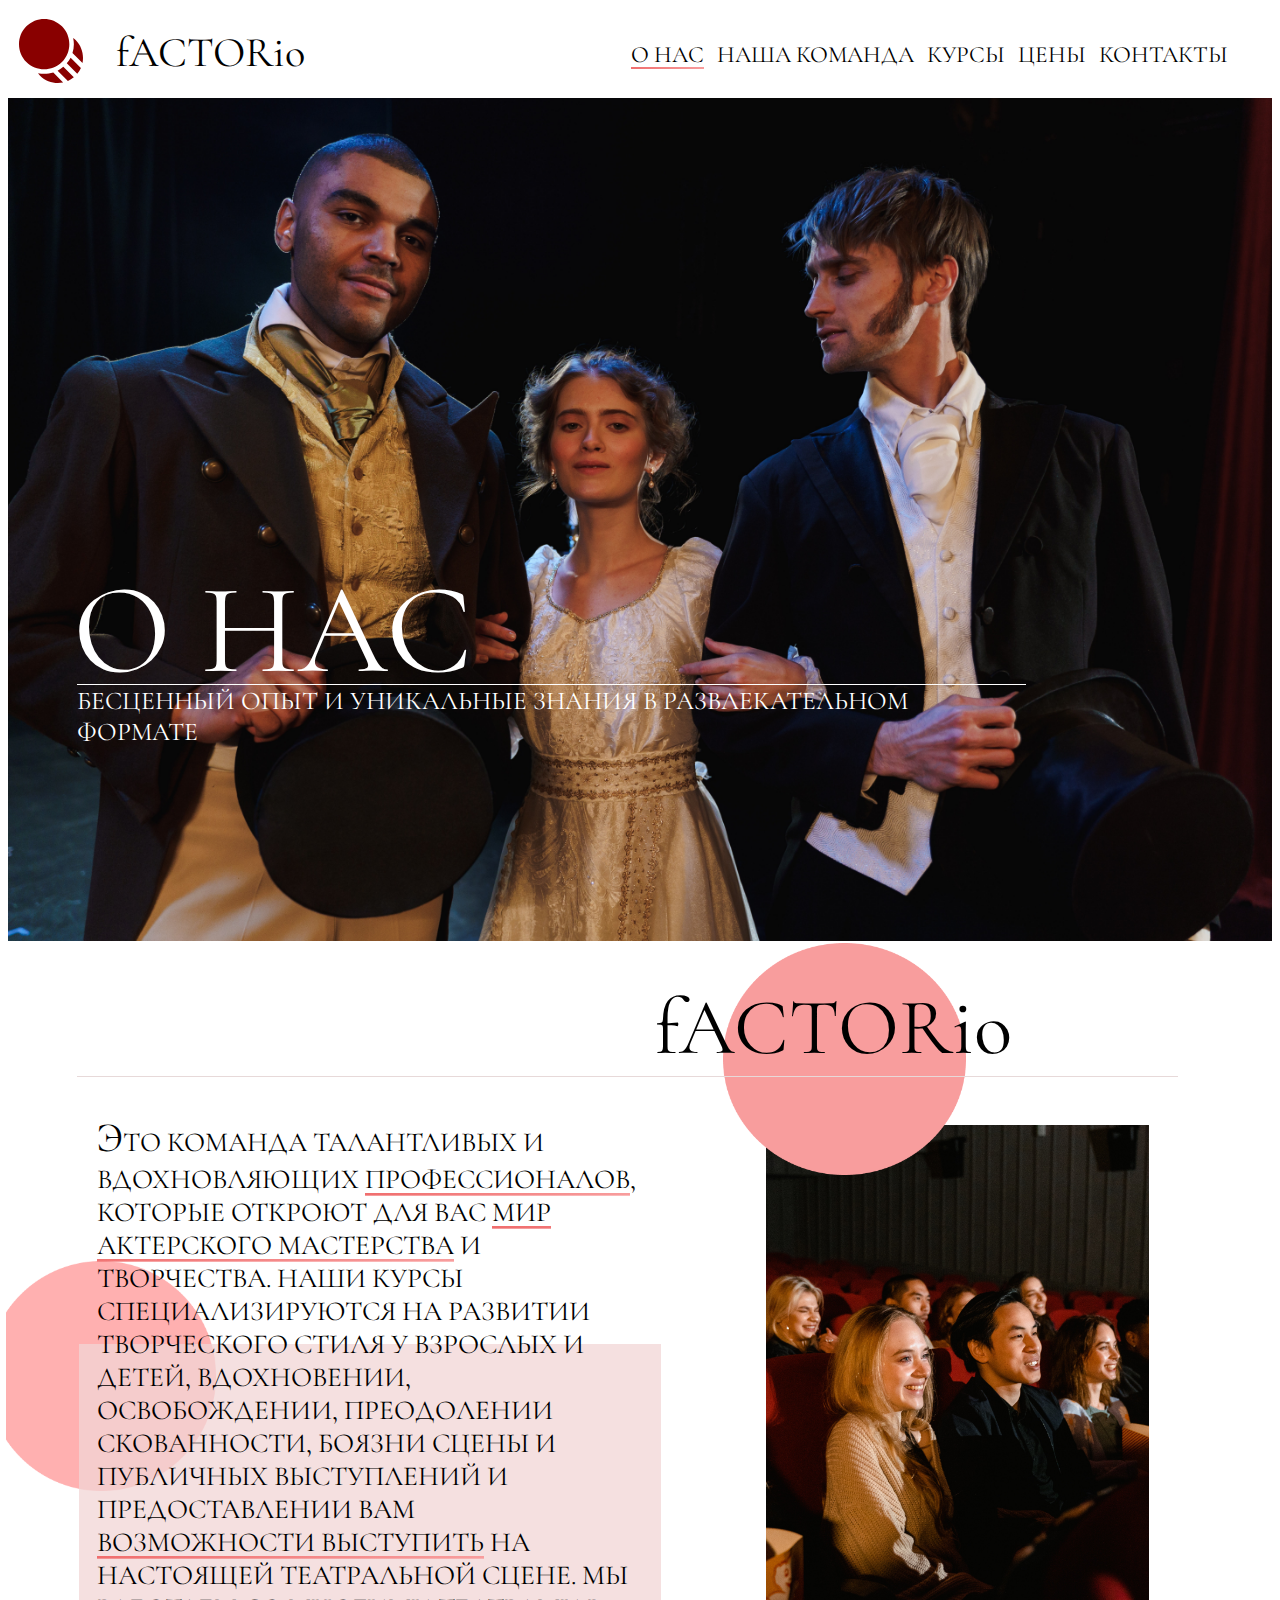
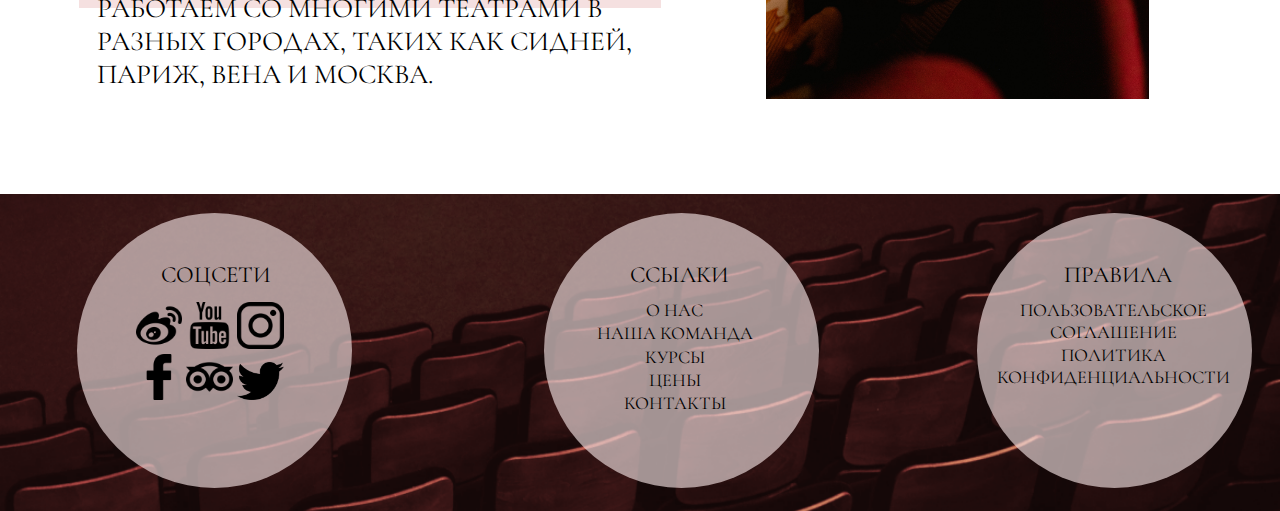
<file: about.html>
<!DOCTYPE html>
<html>
<head>
    <meta charset="utf-8">
    <meta name="viewport" content="width=device-width, initial-scale=1">
    <link rel="stylesheet" type="text/css" href="src/sass/styleabout.css">
<link rel="preconnect" href="https://fonts.googleapis.com">
<link rel="preconnect" href="https://fonts.gstatic.com" crossorigin>
<link href="https://fonts.googleapis.com/css2?family=Cormorant+Garamond:wght@300&family=Cormorant:wght@300&display=swap" rel="stylesheet">
    <title>fACTORio//about</title>
</head>
<body>
<div class="container">
  <div class="Logo">
    <a href="index.html"> <svg viewBox="0 0 55 55" fill="none" xmlns="http://www.w3.org/2000/svg">
<path d="M36.9234 36.9447C45.3574 28.5058 45.3574 14.7681 36.9234 6.32917C28.4894 -2.10972 14.7595 -2.10972 6.32552 6.32917C-2.10851 14.7681 -2.10851 28.5058 6.32552 36.9447C10.4445 41.066 16.1325 43.2248 21.6245 43.2248C27.1164 43.2248 32.6083 41.066 36.9234 36.9447Z" fill="#890000"/>
<path d="M33.1967 44.4023L42.023 53.2337C43.7883 52.4487 45.5535 51.4674 47.1227 50.0936L38.1002 41.066C36.7272 42.2435 34.962 43.421 33.1967 44.4023Z" fill="#890000"/>
<path d="M21.6244 47.1498C19.8592 47.1498 18.0939 46.9536 16.3287 46.5611C16.9171 47.3461 17.5055 47.9348 18.0939 48.7198C22.2129 52.8412 27.9009 54.9999 33.3929 54.9999C34.962 54.9999 36.335 54.8037 37.9041 54.6074L29.47 45.9723C26.9202 46.7573 24.3704 47.1498 21.6244 47.1498Z" fill="#890000"/>
<path d="M48.6918 18.1044C48.1034 17.5157 47.3188 16.9269 46.5342 16.3381C47.5149 20.6557 47.3188 25.1695 45.9458 29.2909L54.576 37.7297C55.949 31.0571 53.9876 23.4033 48.6918 18.1044Z" fill="#890000"/>
<path d="M41.0423 38.1222L50.0648 47.1498C51.4377 45.5798 52.4184 43.8135 53.203 42.0472L44.3767 33.2158C43.396 34.9821 42.2192 36.7484 41.0423 38.1222Z" fill="#890000"/>
</svg></a>
  </div>
    <p class="LogoName">fACTORio</p>
  <div class="Navbar">
     <input type="checkbox" id="menu-mobile" />
<nav role="navigation">
<label for="menu-mobile" class="toggle-button" onclick>Меню</label>
      <ul class="NavbarMenuLinks">
          <li class="NavLink" ><a href="about.html"><span class="LinkOpened">О НАС</span></a></li>
          <li class="NavLink"><a href="command.html">НАША КОМАНДА</a></li>
          <li class="NavLink"><a href="courses.html">КУРСЫ</a></li>
          <li class="NavLink"><a href="prices.html">ЦЕНЫ</a></li>
          <li class="NavLink"><a href="contacts.html">КОНТАКТЫ</a></li>
      </ul>
</nav>

  </div>
  <div class="MainContent">
<div class="MainImage">
          <p class="MainTitle">О НАС</p>
          <p class="Title">БЕСЦЕННЫЙ ОПЫТ И УНИКАЛЬНЫЕ ЗНАНИЯ В РАЗВЛЕКАТЕЛЬНОМ ФОРМАТЕ</p>
</div>
<div class="Ellipse">
  <img src="src/img/Ellipse7.png" width="100%">
</div>
<div class="Rectangle1"></div>
<div class="Circle">
    <img src="src/img/Ellipse8.png" width="95%">
</div>

<div class="MainText">
  <div class="MainTextTitle">
 <p>fACTORio</p>
  </div>
  <div class="MainTextAbout">
     <p><span class="Upper">Э</span>ТО КОМАНДА ТАЛАНТЛИВЫХ И ВДОХНОВЛЯЮЩИХ <span class="highlight">ПРОФЕССИОНАЛОВ</span>, КОТОРЫЕ ОТКРОЮТ ДЛЯ ВАС <span class="highlight">МИР АКТЕРСКОГО МАСТЕРСТВА</span> И ТВОРЧЕСТВА. НАШИ КУРСЫ СПЕЦИАЛИЗИРУЮТСЯ НА РАЗВИТИИ ТВОРЧЕСКОГО СТИЛЯ У ВЗРОСЛЫХ И ДЕТЕЙ, ВДОХНОВЕНИИ, ОСВОБОЖДЕНИИ, ПРЕОДОЛЕНИИ СКОВАННОСТИ, БОЯЗНИ СЦЕНЫ И ПУБЛИЧНЫХ ВЫСТУПЛЕНИЙ И ПРЕДОСТАВЛЕНИИ ВАМ <span class="highlight">ВОЗМОЖНОСТИ ВЫСТУПИТЬ</span> НА НАСТОЯЩЕЙ ТЕАТРАЛЬНОЙ СЦЕНЕ. МЫ РАБОТАЕМ СО МНОГИМИ ТЕАТРАМИ В РАЗНЫХ ГОРОДАХ, ТАКИХ КАК СИДНЕЙ, ПАРИЖ, ВЕНА И МОСКВА.</p>
  </div>
  <div class="FirstImage">
  <img src="src/img/about.jpg" width="65%">

  </div>
</div>

</div>
<div class="Footer">
  <div class="Socials">
     <p class="SocialsText">СОЦСЕТИ</p> 
     <div class="SocialsImages">
<a href="https://weibo.com" target="_blank"><img src="src/img/social.png" width="25%"></a>
<a href="https://www.youtube.com/watch?v=cGcYvnfs9zE" target="_blank"><img src="src/img/social1.png" width="25%"></a>
<a href="https://www.instagram.com" target="_blank"><img src="src/img/social2.png" width="25%"></a>
<a href="https://www.facebook.com" target="_blank"><img src="src/img/social3.png" width="25%"></a>
<a href="https://www.tripadvisor.com.au" target="_blank"><img src="src/img/social4.png" width="25%"></a>
<a href="https://twitter.com" target="_blank"><img src="src/img/social5.png" width="25%"></a>
</div>

  </div>
  <div class="Links">
    <p class="LinksText">ССЫЛКИ</p> 
          <ul class="NavbarMenuNavLinkFooterLinks">
          <li class="NavLinkFooter" ><a href="about.html">О НАС</a></li>
          <li class="NavLinkFooter"><a href="command.html">НАША КОМАНДА</a></li>
          <li class="NavLinkFooter"><a href="courses.html">КУРСЫ</a></li>
          <li class="NavLinkFooter"><a href="prices.html">ЦЕНЫ</a></li>
          <li class="NavLinkFooter"><a href="contacts.html">КОНТАКТЫ</a></li>
      </ul>
  </div>
  <div class="Rules">
    <p class="RulesText">ПРАВИЛА</p> 
          <ul class="NavbarMenuNavLinkFooterRules">
          <li class="NavRuleFooter" ><a href="#.html">ПОЛЬЗОВАТЕЛЬСКОЕ СОГЛАШЕНИЕ</a></li>
          <li class="NavRuleFooter"><a href="#">ПОЛИТИКА КОНФИДЕНЦИАЛЬНОСТИ </a></li>
      </ul>
  </div>
</div>

</body>
</html>
</file>
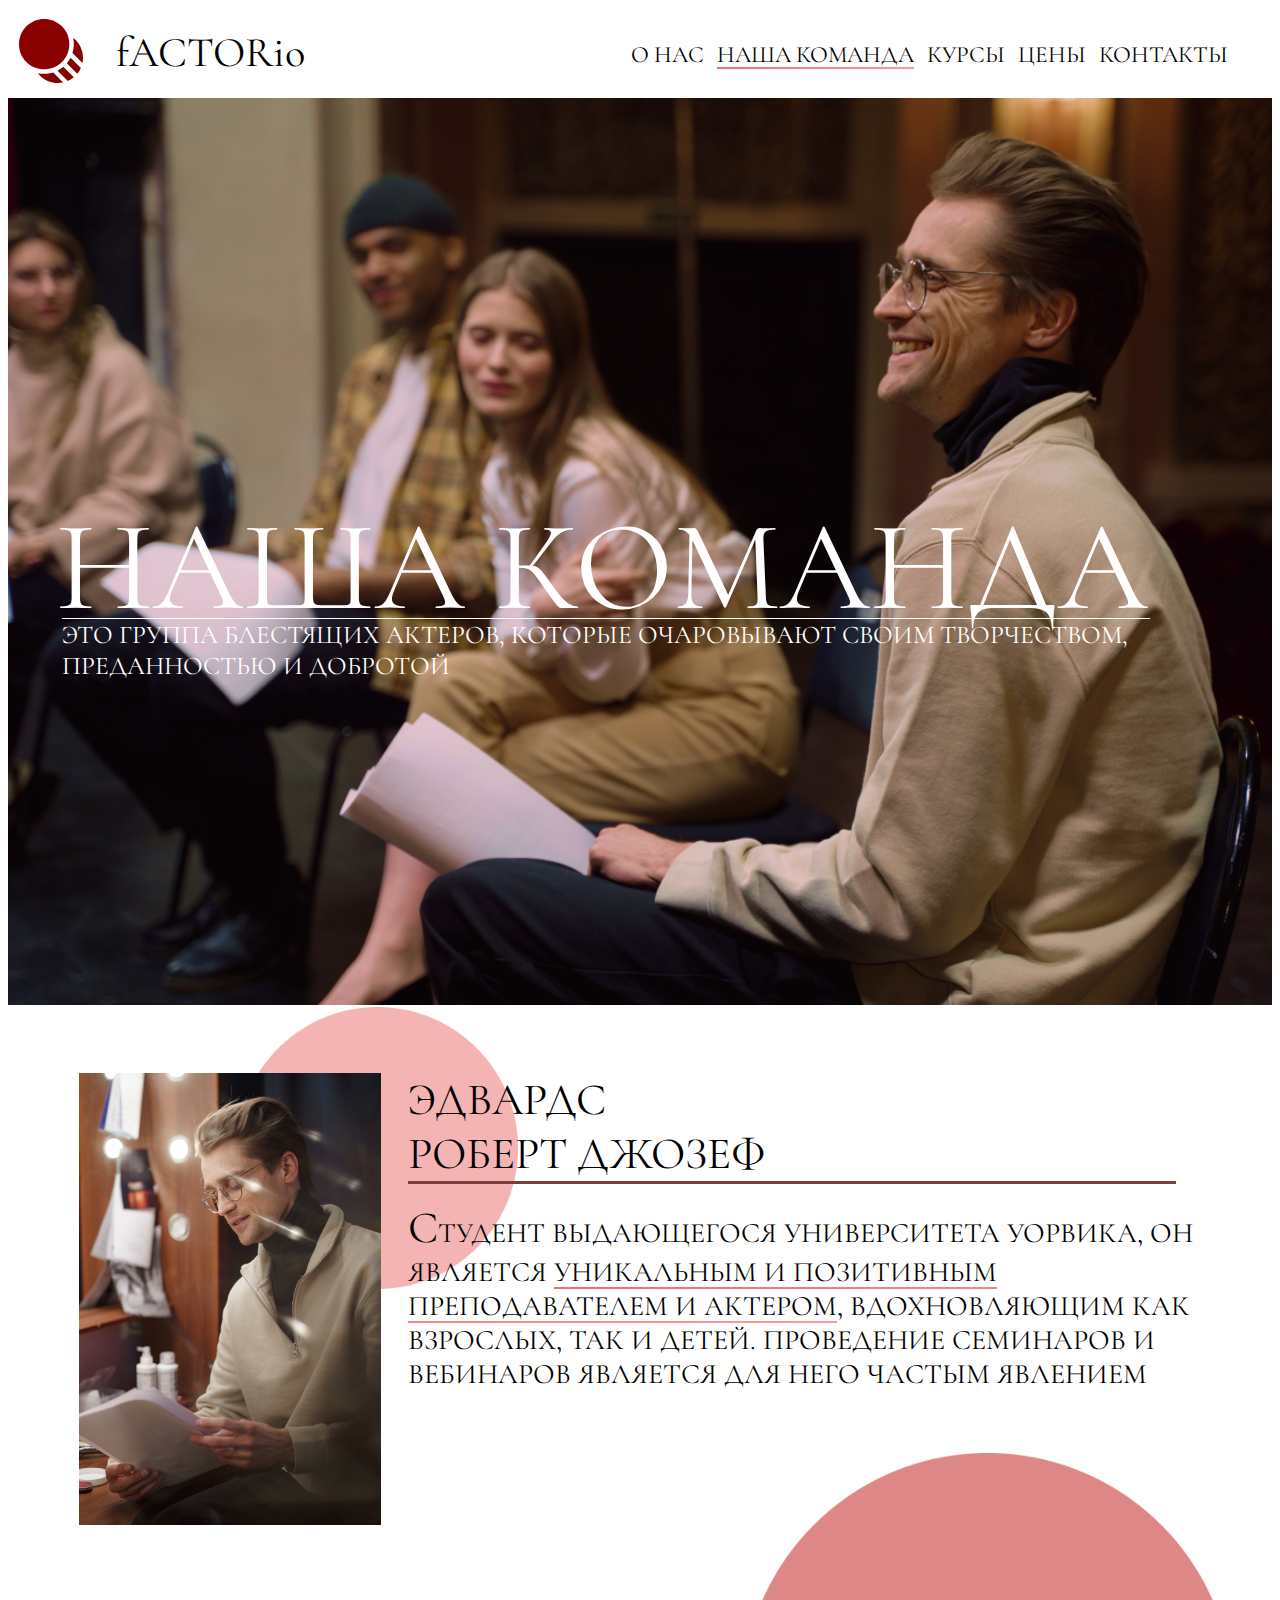
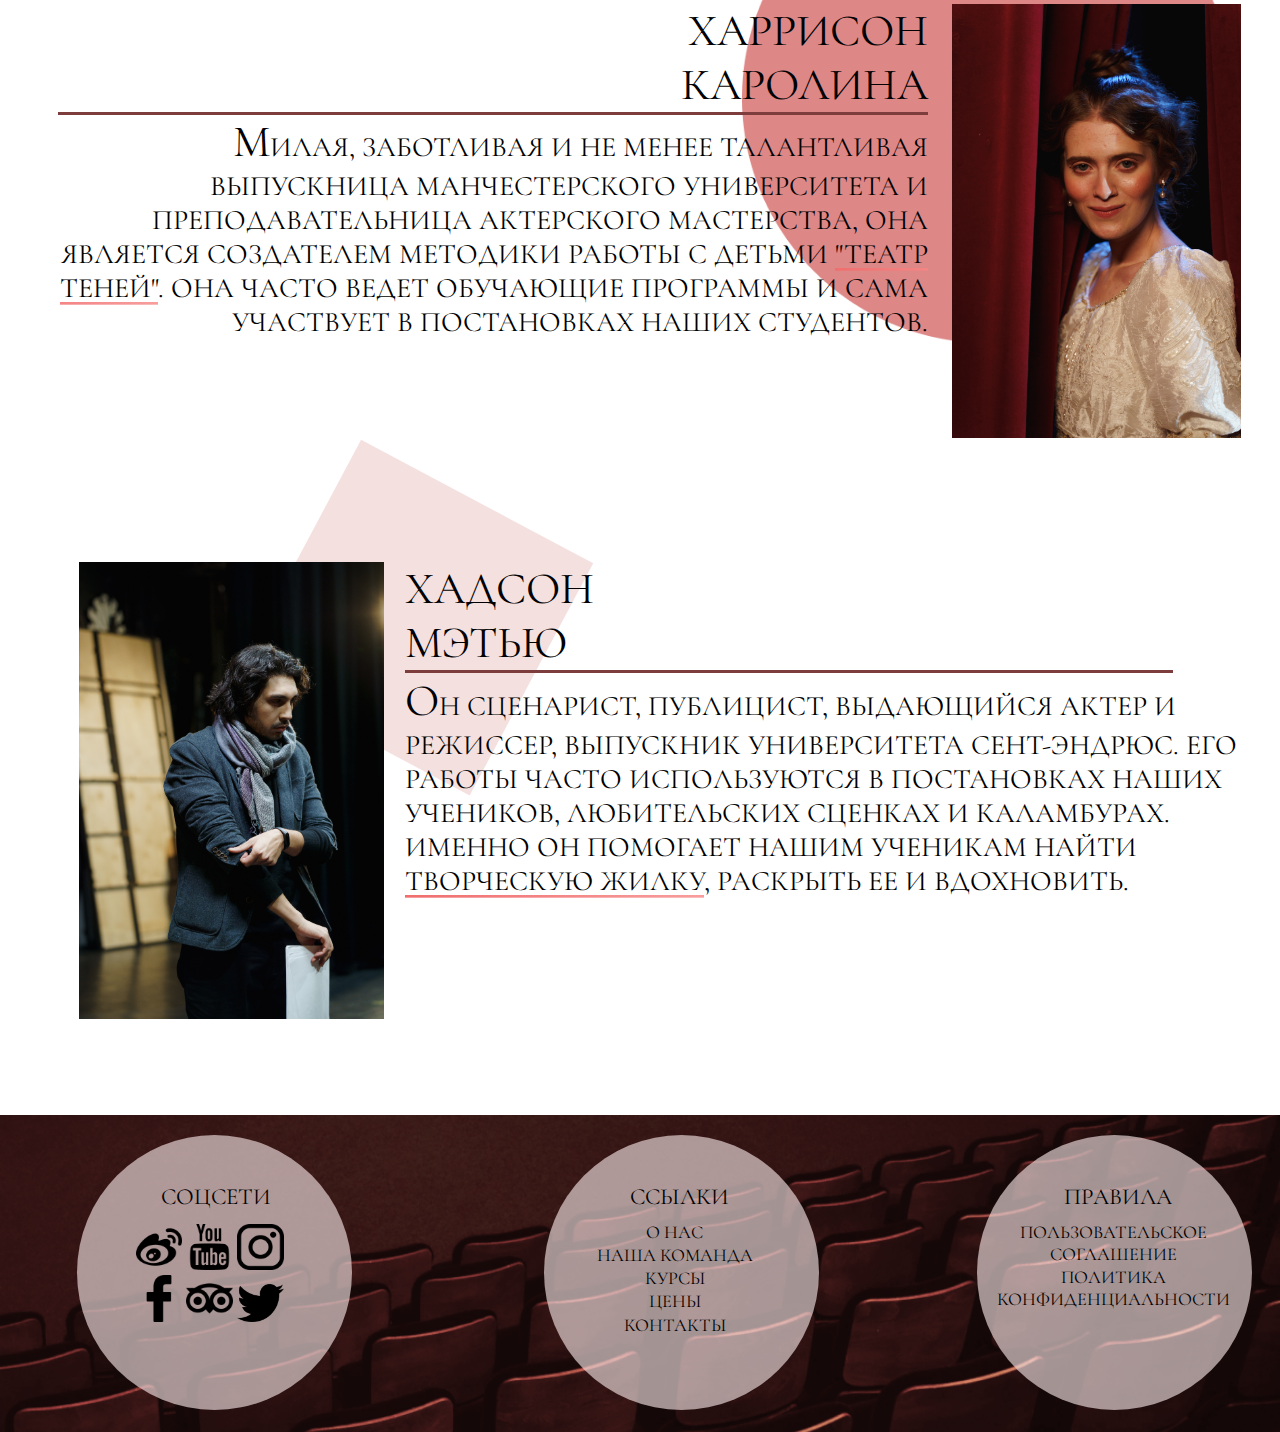
<file: command.html>
<!DOCTYPE html>
<html>
<head>
    <meta charset="utf-8">
    <meta name="viewport" content="width=device-width, initial-scale=1">
    <link rel="stylesheet" type="text/css" href="src/sass/stylecommand.css">
<link rel="preconnect" href="https://fonts.googleapis.com">
<link rel="preconnect" href="https://fonts.gstatic.com" crossorigin>
<link href="https://fonts.googleapis.com/css2?family=Cormorant+Garamond:wght@300&family=Cormorant:wght@300&display=swap" rel="stylesheet">
    <title>fACTORio//command</title>
</head>
<body>
<div class="container">
  <div class="Logo">
    <a href="index.html">  <svg viewBox="0 0 55 55" fill="none" xmlns="http://www.w3.org/2000/svg">
<path d="M36.9234 36.9447C45.3574 28.5058 45.3574 14.7681 36.9234 6.32917C28.4894 -2.10972 14.7595 -2.10972 6.32552 6.32917C-2.10851 14.7681 -2.10851 28.5058 6.32552 36.9447C10.4445 41.066 16.1325 43.2248 21.6245 43.2248C27.1164 43.2248 32.6083 41.066 36.9234 36.9447Z" fill="#890000"/>
<path d="M33.1967 44.4023L42.023 53.2337C43.7883 52.4487 45.5535 51.4674 47.1227 50.0936L38.1002 41.066C36.7272 42.2435 34.962 43.421 33.1967 44.4023Z" fill="#890000"/>
<path d="M21.6244 47.1498C19.8592 47.1498 18.0939 46.9536 16.3287 46.5611C16.9171 47.3461 17.5055 47.9348 18.0939 48.7198C22.2129 52.8412 27.9009 54.9999 33.3929 54.9999C34.962 54.9999 36.335 54.8037 37.9041 54.6074L29.47 45.9723C26.9202 46.7573 24.3704 47.1498 21.6244 47.1498Z" fill="#890000"/>
<path d="M48.6918 18.1044C48.1034 17.5157 47.3188 16.9269 46.5342 16.3381C47.5149 20.6557 47.3188 25.1695 45.9458 29.2909L54.576 37.7297C55.949 31.0571 53.9876 23.4033 48.6918 18.1044Z" fill="#890000"/>
<path d="M41.0423 38.1222L50.0648 47.1498C51.4377 45.5798 52.4184 43.8135 53.203 42.0472L44.3767 33.2158C43.396 34.9821 42.2192 36.7484 41.0423 38.1222Z" fill="#890000"/>
</svg></a>
  </div>
    <p class="LogoName">fACTORio</p>
  <div class="Navbar">
     <input type="checkbox" id="menu-mobile" />
<nav role="navigation">
<label for="menu-mobile" class="toggle-button" onclick>Меню</label>
      <ul class="NavbarMenuLinks">
          <li class="NavLink" ><a href="about.html">О НАС</a></li>
          <li class="NavLink"><a href="command.html"><span class="LinkOpened">НАША КОМАНДА</span></a></li>
          <li class="NavLink"><a href="courses.html">КУРСЫ</a></li>
          <li class="NavLink"><a href="prices.html">ЦЕНЫ</a></li>
          <li class="NavLink"><a href="contacts.html">КОНТАКТЫ</a></li>
      </ul>
</nav>

  </div>
  <div class="MainContent">
<div class="MainImage">
          <p class="MainTitle">НАША КОМАНДА</p>
          <p class="Title">ЭТО ГРУППА БЛЕСТЯЩИХ АКТЕРОВ, КОТОРЫЕ ОЧАРОВЫВАЮТ СВОИМ ТВОРЧЕСТВОМ, ПРЕДАННОСТЬЮ И ДОБРОТОЙ</p>
</div>
<div class="Ellipse">
  <img src="src/img/Ellipse.png" width="100%">
</div>
<div class="Rectangle1"></div>
<div class="Circle">
    <img src="src/img/Ellipse10.png" width="95%">
</div>

<div class="MainText">
  <div class="Teacher1">
  <div class="Teacher1Img">
     <img src="src/img/teacher1.jpg" width="95%">
</div>
  <div class="Teacher1Text">
   <div class="Teacher1TextTitle">
    <p>ЭДВАРДС</p>
    <p>РОБЕРТ ДЖОЗЕФ</p>
   </div>
   <p class="Text1"><span class="Upper">С</span>ТУДЕНТ ВЫДАЮЩЕГОСЯ УНИВЕРСИТЕТА УОРВИКА, ОН ЯВЛЯЕТСЯ <span class="highlight">
УНИКАЛЬНЫМ И ПОЗИТИВНЫМ ПРЕПОДАВАТЕЛЕМ И АКТЕРОМ</span>, ВДОХНОВЛЯЮЩИМ КАК ВЗРОСЛЫХ, ТАК И ДЕТЕЙ. ПРОВЕДЕНИЕ СЕМИНАРОВ И ВЕБИНАРОВ ЯВЛЯЕТСЯ ДЛЯ НЕГО ЧАСТЫМ ЯВЛЕНИЕМ</p>
</div>
</div>
<div class="Teacher2">
    <div class="Teacher2Img">
<img src="src/img/teacher2.jpg" width="95%">
    </div>
    <div class="Teacher2Text">
      <div class="Teacher2TextTitle">
            <p>ХАРРИСОН</p>
    <p>КАРОЛИНА</p>
      </div>
      <p class="Text2"><span class="Upper">
М</span>ИЛАЯ, ЗАБОТЛИВАЯ И НЕ МЕНЕЕ ТАЛАНТЛИВАЯ ВЫПУСКНИЦА МАНЧЕСТЕРСКОГО УНИВЕРСИТЕТА И ПРЕПОДАВАТЕЛЬНИЦА АКТЕРСКОГО МАСТЕРСТВА, ОНА ЯВЛЯЕТСЯ СОЗДАТЕЛЕМ МЕТОДИКИ РАБОТЫ С ДЕТЬМИ <span class="highlight">
"ТЕАТР ТЕНЕЙ"</span>.  ОНА ЧАСТО ВЕДЕТ ОБУЧАЮЩИЕ ПРОГРАММЫ И САМА УЧАСТВУЕТ В ПОСТАНОВКАХ НАШИХ СТУДЕНТОВ.</p>
    </div>
  </div>
  <div class="Teacher3">
    <div class="Teacher3Img">
                     <img src="src/img/teacher3.jpg" width="95%">
    </div>
    <div class="Teacher3Text">
      <div class="Teacher3TextTitle">
                    <p>ХАДСОН</p>
    <p>МЭТЬЮ</p>
      </div>
       <p class="Text3"><span class="Upper">
О</span>Н СЦЕНАРИСТ, ПУБЛИЦИСТ, ВЫДАЮЩИЙСЯ АКТЕР И РЕЖИССЕР, ВЫПУСКНИК УНИВЕРСИТЕТА СЕНТ-ЭНДРЮС. ЕГО РАБОТЫ ЧАСТО ИСПОЛЬЗУЮТСЯ В ПОСТАНОВКАХ НАШИХ УЧЕНИКОВ, ЛЮБИТЕЛЬСКИХ СЦЕНКАХ И КАЛАМБУРАХ. ИМЕННО ОН ПОМОГАЕТ НАШИМ УЧЕНИКАМ НАЙТИ <span class="highlight">
ТВОРЧЕСКУЮ ЖИЛКУ</span>, РАСКРЫТЬ ЕЕ И ВДОХНОВИТЬ.</p>
    </div>
  </div>
</div>
</div>
<div class="Footer">
  <div class="Socials">
     <p class="SocialsText">СОЦСЕТИ</p> 
     <div class="SocialsImages">
<a href="https://weibo.com" target="_blank"><img src="src/img/social.png" width="25%"></a>
<a href="https://www.youtube.com/watch?v=cGcYvnfs9zE" target="_blank"><img src="src/img/social1.png" width="25%"></a>
<a href="https://www.instagram.com" target="_blank"><img src="src/img/social2.png" width="25%"></a>
<a href="https://www.facebook.com" target="_blank"><img src="src/img/social3.png" width="25%"></a>
<a href="https://www.tripadvisor.com.au" target="_blank"><img src="src/img/social4.png" width="25%"></a>
<a href="https://twitter.com" target="_blank"><img src="src/img/social5.png" width="25%"></a>
</div>

  </div>
  <div class="Links">
    <p class="LinksText">ССЫЛКИ</p> 
          <ul class="NavbarMenuNavLinkFooterLinks">
          <li class="NavLinkFooter" ><a href="about.html">О НАС</a></li>
          <li class="NavLinkFooter"><a href="command.html">НАША КОМАНДА</a></li>
          <li class="NavLinkFooter"><a href="courses.html">КУРСЫ</a></li>
          <li class="NavLinkFooter"><a href="prices.html">ЦЕНЫ</a></li>
          <li class="NavLinkFooter"><a href="contacts.html">КОНТАКТЫ</a></li>
      </ul>
  </div>
  <div class="Rules">
    <p class="RulesText">ПРАВИЛА</p> 
          <ul class="NavbarMenuNavLinkFooterRules">
          <li class="NavRuleFooter" ><a href="#.html">ПОЛЬЗОВАТЕЛЬСКОЕ СОГЛАШЕНИЕ</a></li>
          <li class="NavRuleFooter"><a href="#">ПОЛИТИКА КОНФИДЕНЦИАЛЬНОСТИ </a></li>
      </ul>
  </div>
</div>

</body>
</html>
</file>
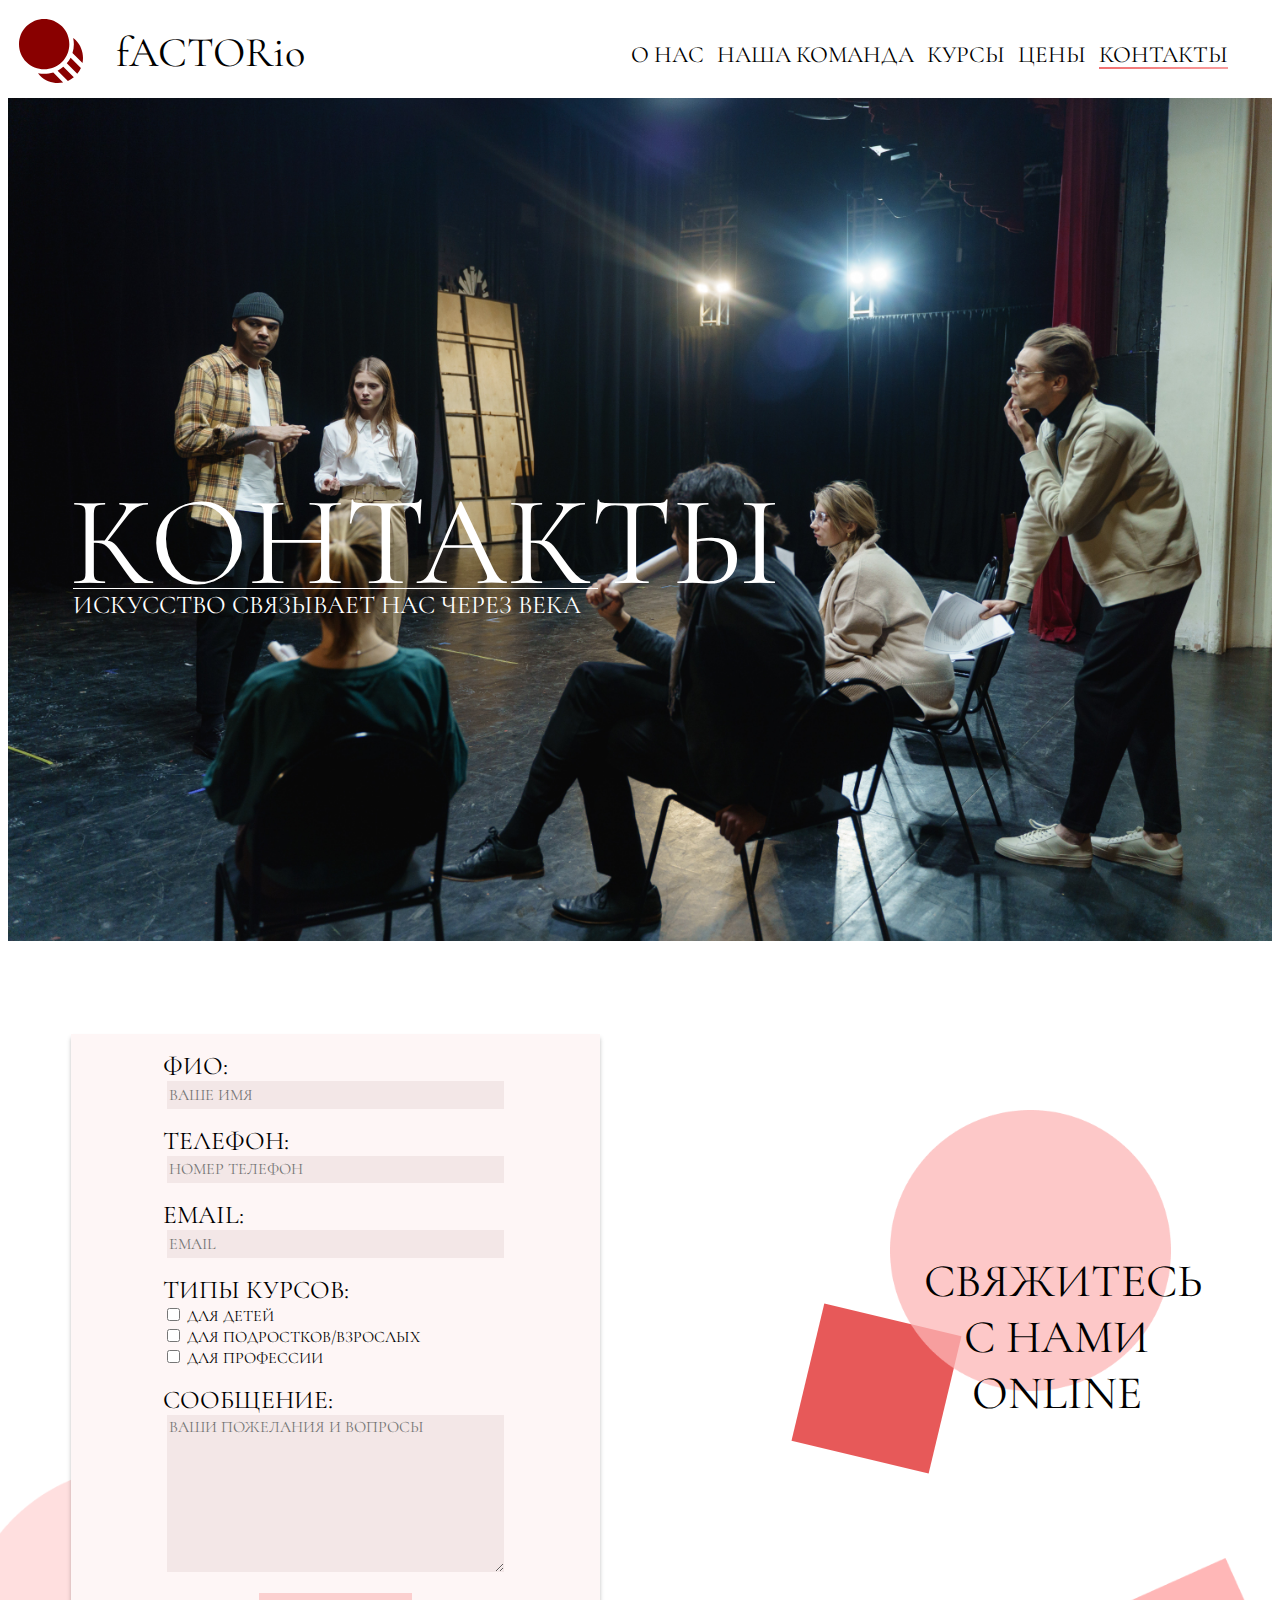
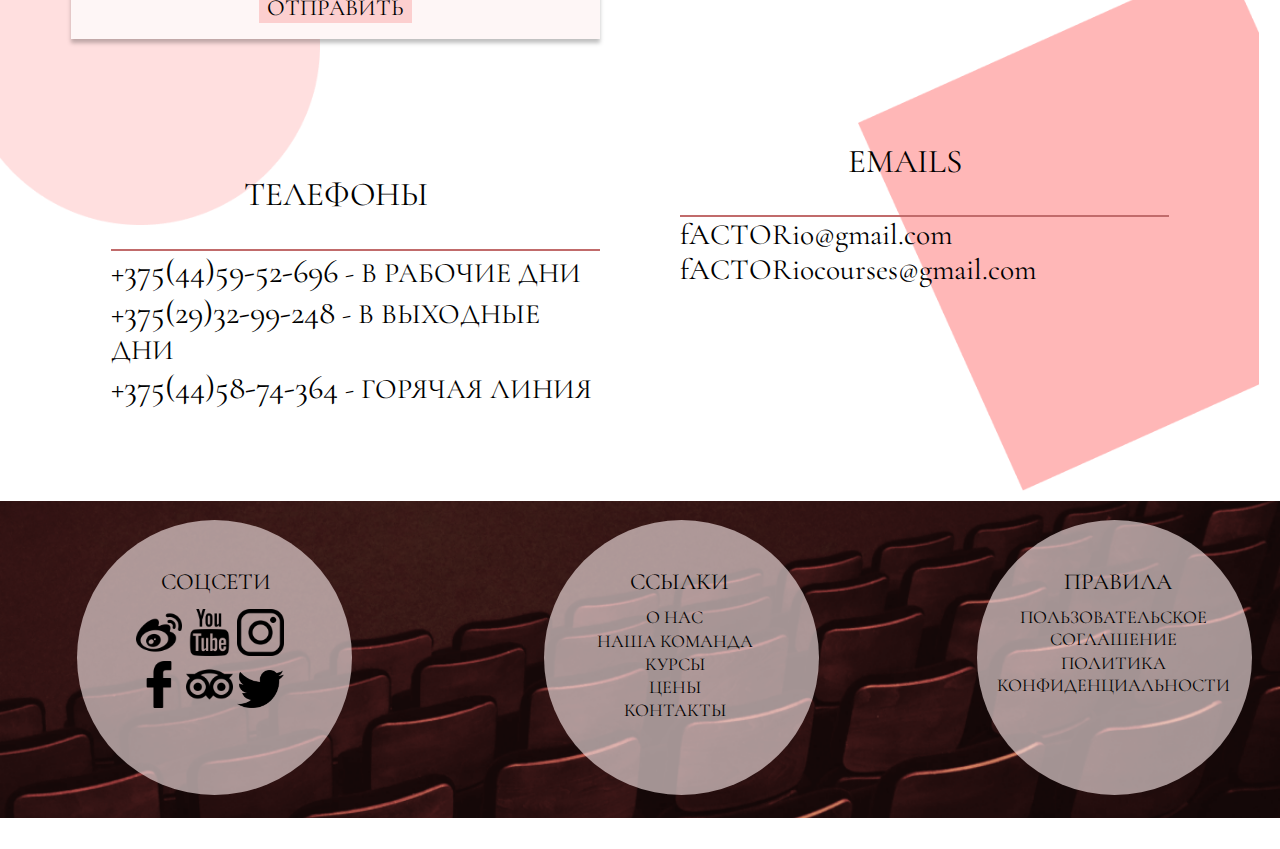
<file: contacts.html>
<!DOCTYPE html>
<html>
<head>
    <meta charset="utf-8">
    <meta name="viewport" content="width=device-width, initial-scale=1">
    <link rel="stylesheet" type="text/css" href="src/sass/stylecontacts.css">
<link rel="preconnect" href="https://fonts.googleapis.com">
<link rel="preconnect" href="https://fonts.gstatic.com" crossorigin>
<link href="https://fonts.googleapis.com/css2?family=Cormorant+Garamond:wght@300&family=Cormorant:wght@300&display=swap" rel="stylesheet">
    <title>fACTORio//contacts</title>
</head>
<body>
<div class="container">
  <div class="Logo">
    <a href="index.html"> <svg viewBox="0 0 55 55" fill="none" xmlns="http://www.w3.org/2000/svg">
<path d="M36.9234 36.9447C45.3574 28.5058 45.3574 14.7681 36.9234 6.32917C28.4894 -2.10972 14.7595 -2.10972 6.32552 6.32917C-2.10851 14.7681 -2.10851 28.5058 6.32552 36.9447C10.4445 41.066 16.1325 43.2248 21.6245 43.2248C27.1164 43.2248 32.6083 41.066 36.9234 36.9447Z" fill="#890000"/>
<path d="M33.1967 44.4023L42.023 53.2337C43.7883 52.4487 45.5535 51.4674 47.1227 50.0936L38.1002 41.066C36.7272 42.2435 34.962 43.421 33.1967 44.4023Z" fill="#890000"/>
<path d="M21.6244 47.1498C19.8592 47.1498 18.0939 46.9536 16.3287 46.5611C16.9171 47.3461 17.5055 47.9348 18.0939 48.7198C22.2129 52.8412 27.9009 54.9999 33.3929 54.9999C34.962 54.9999 36.335 54.8037 37.9041 54.6074L29.47 45.9723C26.9202 46.7573 24.3704 47.1498 21.6244 47.1498Z" fill="#890000"/>
<path d="M48.6918 18.1044C48.1034 17.5157 47.3188 16.9269 46.5342 16.3381C47.5149 20.6557 47.3188 25.1695 45.9458 29.2909L54.576 37.7297C55.949 31.0571 53.9876 23.4033 48.6918 18.1044Z" fill="#890000"/>
<path d="M41.0423 38.1222L50.0648 47.1498C51.4377 45.5798 52.4184 43.8135 53.203 42.0472L44.3767 33.2158C43.396 34.9821 42.2192 36.7484 41.0423 38.1222Z" fill="#890000"/>
</svg></a>
  </div>
    <p class="LogoName">fACTORio</p>
  <div class="Navbar">
     <input type="checkbox" id="menu-mobile" />
<nav role="navigation">
<label for="menu-mobile" class="toggle-button" onclick>Меню</label>
      <ul class="NavbarMenuLinks">
          <li class="NavLink" ><a href="about.html">О НАС</a></li>
          <li class="NavLink"><a href="command.html">НАША КОМАНДА</a></li>
          <li class="NavLink"><a href="courses.html">КУРСЫ</a></li>
          <li class="NavLink"><a href="prices.html">ЦЕНЫ</a></li>
          <li class="NavLink"><a href="contacts.html"><span class="LinkOpened">КОНТАКТЫ</span></a></li>
      </ul>
</nav>
  </div>
  <div class="Ellipse">
  <img src="src/img/Ellipse14.png" width="100%">
</div>
<div class="Circle">
    <img src="src/img/Ellipse15.png" width="95%">
</div>
<div class="Rectangle"></div>
<div class="Square">
      <img src="src/img/Rectangle30.png" width="95%">
</div>
  <div class="MainContent">
<div class="MainImage">
          <p class="MainTitle">КОНТАКТЫ</p>
          <p class="Title">ИСКУССТВО СВЯЗЫВАЕТ НАС ЧЕРЕЗ ВЕКА</p>
</div>
<div class="MainText">
  <div class="Form">
<p>
<label class="label">ФИО: </label>
<input type="text" name="fio" class="block" placeholder="ВАШЕ ИМЯ" > 
</p>
<p>
<label class="label">ТЕЛЕФОН: </label>
<input type="tel" name="tel" class="block" placeholder="НОМЕР ТЕЛЕФОН"> 
</p>
 <p>
<label class="label">EMAIL: </label>
<input type="email" name="email" class="block" placeholder="EMAIL"> 
</p>
 <p><span class="label">ТИПЫ КУРСОВ:</span>
 <label class="Courses"> <input type="checkbox"> ДЛЯ ДЕТЕЙ </label>
 <label class="Courses"> <input type="checkbox"> ДЛЯ ПОДРОСТКОВ/ВЗРОСЛЫХ </label>
 <label class="Courses"> <input type="checkbox"> ДЛЯ ПРОФЕССИИ </label>
 </p>
 <p>
<label class="label">СООБЩЕНИЕ: </label>
<textarea name="text" placeholder="ВАШИ ПОЖЕЛАНИЯ И ВОПРОСЫ"></textarea>
</p>
<p><span class="label" ></span>
<button>ОТПРАВИТЬ</button>
    </p>
</form>

  </div>
    <div class="Online">
<p>СВЯЖИТЕСЬ С НАМИ ONLINE</p>

  </div>
<div class="Telephone">
<p class="TelephoneTitle">ТЕЛЕФОНЫ</p> 
<ul class="TelephoneNumberMenu">
          <li class="TelephoneNumber"><span class="Number">+375(44)59-52-696</span> - В РАБОЧИЕ ДНИ</li>
          <li class="TelephoneNumber"><span class="Number">+375(29)32-99-248</span> - В ВЫХОДНЫЕ ДНИ</li>
          <li class="TelephoneNumber"><span class="Number">+375(44)58-74-364</span> - ГОРЯЧАЯ ЛИНИЯ</li>
      </ul>
    
  </div>
<div class="Email">
  <p class="EmailTitle">EMAILS</p>    
<ul class="EmailMenu">
          <li class="EmailEx">fACTORio@gmail.com</li>
          <li class="EmailEx">fACTORiocourses@gmail.com</li>
        
      </ul>
  </div>
</div>
</div>
</div>
<div class="Footer">
  <div class="Socials">
     <p class="SocialsText">СОЦСЕТИ</p> 
     <div class="SocialsImages">
<a href="https://weibo.com" target="_blank"><img src="src/img/social.png" width="25%"></a>
<a href="https://www.youtube.com/watch?v=cGcYvnfs9zE" target="_blank"><img src="src/img/social1.png" width="25%"></a>
<a href="https://www.instagram.com" target="_blank"><img src="src/img/social2.png" width="25%"></a>
<a href="https://www.facebook.com" target="_blank"><img src="src/img/social3.png" width="25%"></a>
<a href="https://www.tripadvisor.com.au" target="_blank"><img src="src/img/social4.png" width="25%"></a>
<a href="https://twitter.com" target="_blank"><img src="src/img/social5.png" width="25%"></a>
</div>

  </div>
  <div class="Links">
    <p class="LinksText">ССЫЛКИ</p> 
          <ul class="NavbarMenuNavLinkFooterLinks">
          <li class="NavLinkFooter" ><a href="about.html">О НАС</a></li>
          <li class="NavLinkFooter"><a href="command.html">НАША КОМАНДА</a></li>
          <li class="NavLinkFooter"><a href="courses.html">КУРСЫ</a></li>
          <li class="NavLinkFooter"><a href="prices.html">ЦЕНЫ</a></li>
          <li class="NavLinkFooter"><a href="contacts.html">КОНТАКТЫ</a></li>
      </ul>
  </div>
  <div class="Rules">
    <p class="RulesText">ПРАВИЛА</p> 
          <ul class="NavbarMenuNavLinkFooterRules">
          <li class="NavRuleFooter" ><a href="#.html">ПОЛЬЗОВАТЕЛЬСКОЕ СОГЛАШЕНИЕ</a></li>
          <li class="NavRuleFooter"><a href="#">ПОЛИТИКА КОНФИДЕНЦИАЛЬНОСТИ </a></li>
      </ul>
  </div>
</div>

</body>
</html>
</file>
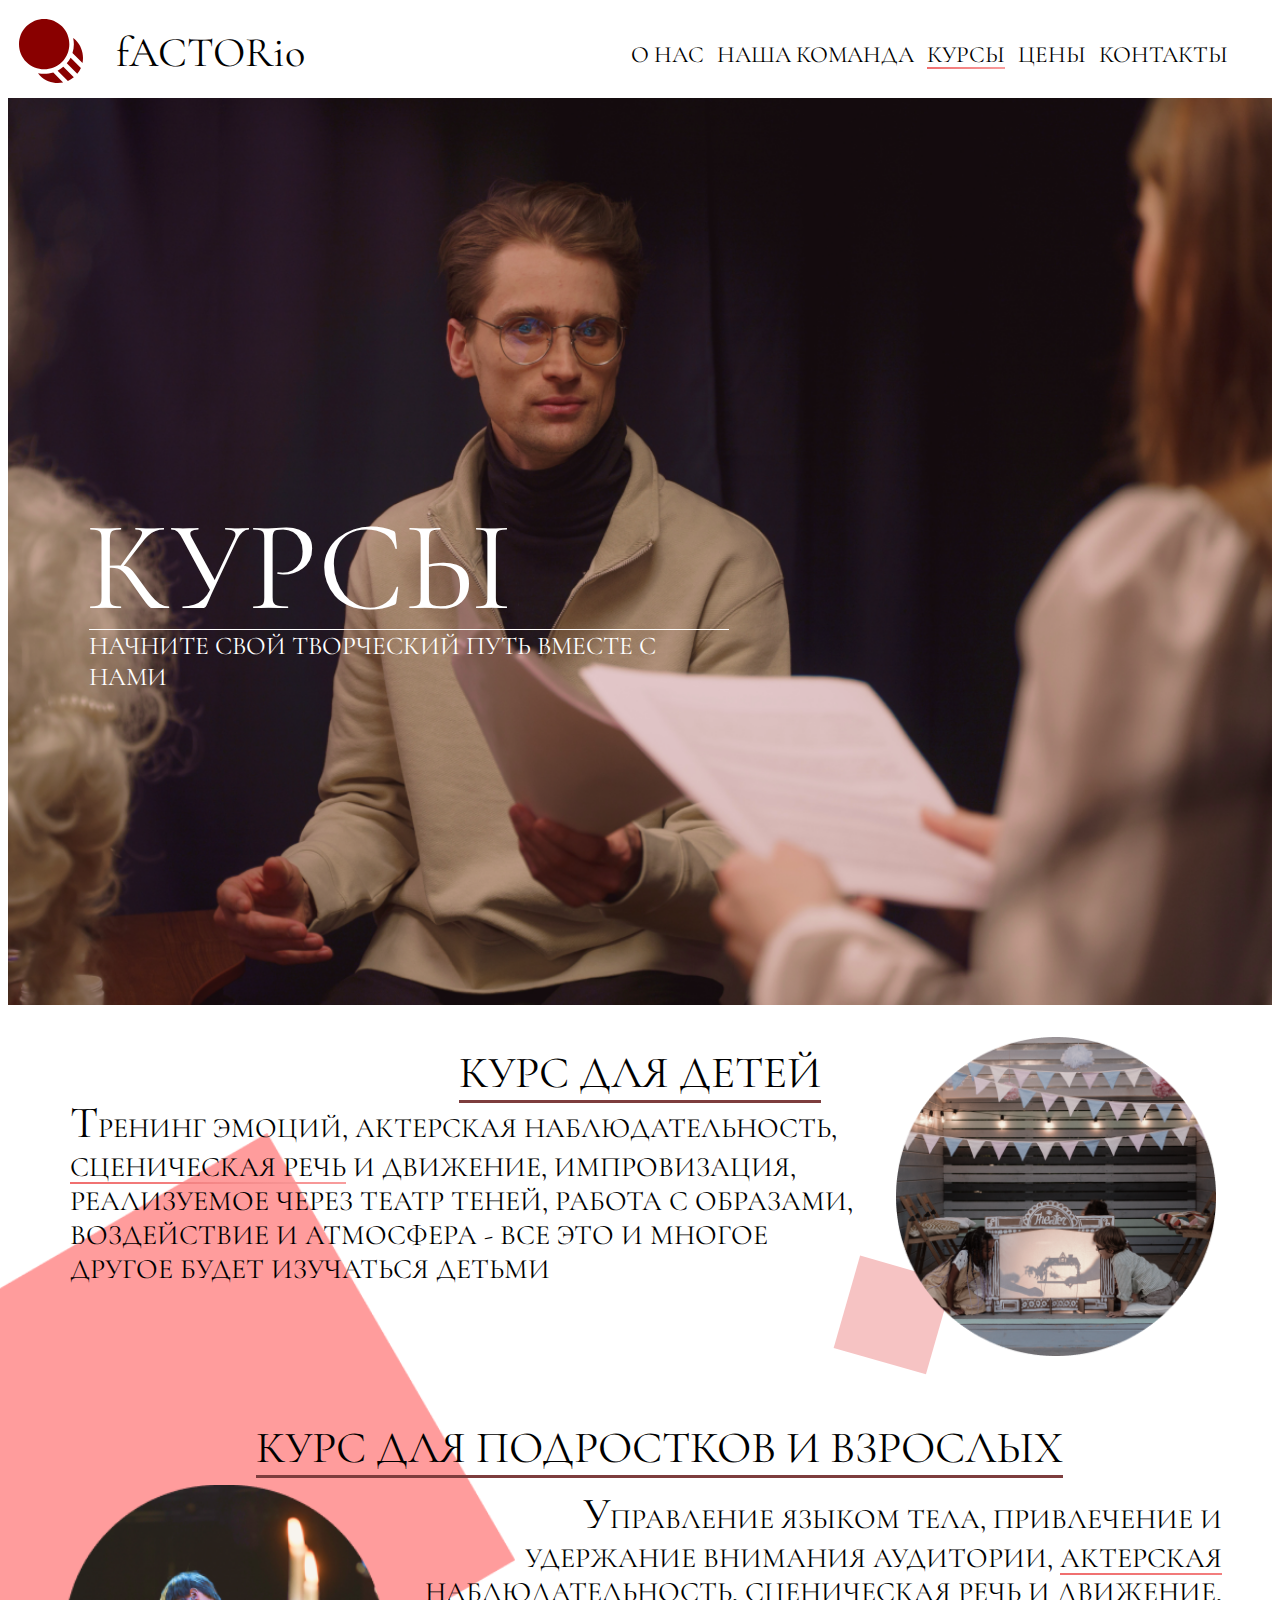
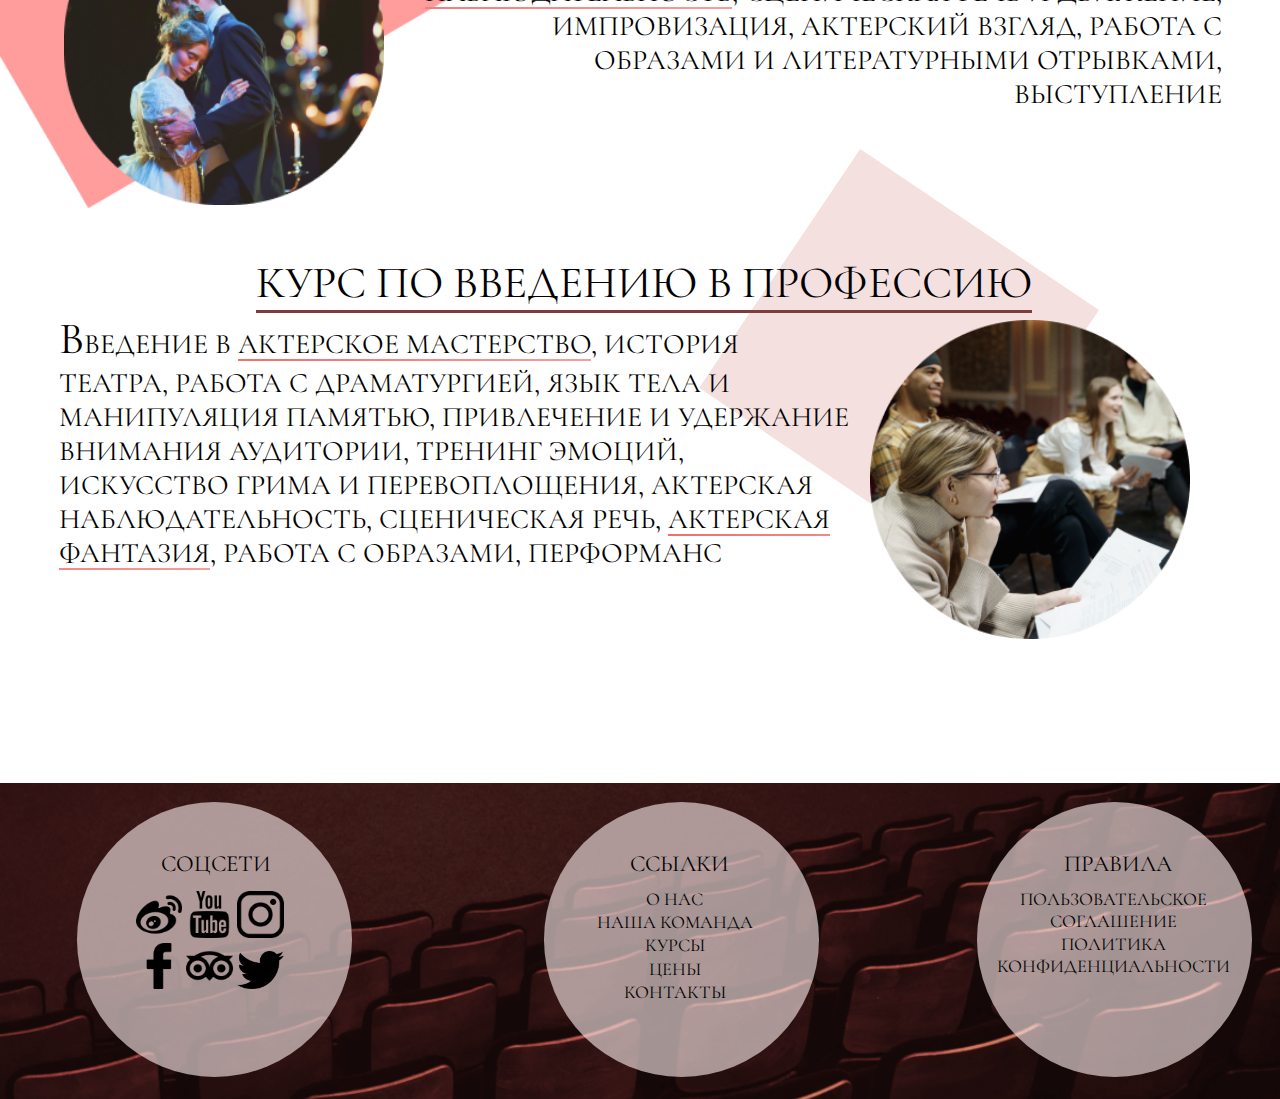
<file: courses.html>
<!DOCTYPE html>
<html>
<head>
    <meta charset="utf-8">
    <meta name="viewport" content="width=device-width, initial-scale=1">
    <link rel="stylesheet" type="text/css" href="src/sass/stylecourses.css">
<link rel="preconnect" href="https://fonts.googleapis.com">
<link rel="preconnect" href="https://fonts.gstatic.com" crossorigin>
<link href="https://fonts.googleapis.com/css2?family=Cormorant+Garamond:wght@300&family=Cormorant:wght@300&display=swap" rel="stylesheet">
    <title>fACTORio//courses</title>
</head>
<body>
<div class="container">
  <div class="Logo">
    <a href="index.html">  <svg viewBox="0 0 55 55" fill="none" xmlns="http://www.w3.org/2000/svg">
<path d="M36.9234 36.9447C45.3574 28.5058 45.3574 14.7681 36.9234 6.32917C28.4894 -2.10972 14.7595 -2.10972 6.32552 6.32917C-2.10851 14.7681 -2.10851 28.5058 6.32552 36.9447C10.4445 41.066 16.1325 43.2248 21.6245 43.2248C27.1164 43.2248 32.6083 41.066 36.9234 36.9447Z" fill="#890000"/>
<path d="M33.1967 44.4023L42.023 53.2337C43.7883 52.4487 45.5535 51.4674 47.1227 50.0936L38.1002 41.066C36.7272 42.2435 34.962 43.421 33.1967 44.4023Z" fill="#890000"/>
<path d="M21.6244 47.1498C19.8592 47.1498 18.0939 46.9536 16.3287 46.5611C16.9171 47.3461 17.5055 47.9348 18.0939 48.7198C22.2129 52.8412 27.9009 54.9999 33.3929 54.9999C34.962 54.9999 36.335 54.8037 37.9041 54.6074L29.47 45.9723C26.9202 46.7573 24.3704 47.1498 21.6244 47.1498Z" fill="#890000"/>
<path d="M48.6918 18.1044C48.1034 17.5157 47.3188 16.9269 46.5342 16.3381C47.5149 20.6557 47.3188 25.1695 45.9458 29.2909L54.576 37.7297C55.949 31.0571 53.9876 23.4033 48.6918 18.1044Z" fill="#890000"/>
<path d="M41.0423 38.1222L50.0648 47.1498C51.4377 45.5798 52.4184 43.8135 53.203 42.0472L44.3767 33.2158C43.396 34.9821 42.2192 36.7484 41.0423 38.1222Z" fill="#890000"/>
</svg>
</a>
  </div>
  <p class="LogoName">fACTORio</p>
  <div class="Navbar">
     <input type="checkbox" id="menu-mobile" />
<nav role="navigation">
<label for="menu-mobile" class="toggle-button" onclick>Меню</label>
      <ul class="NavbarMenuLinks">
          <li class="NavLink" ><a href="about.html">О НАС</a></li>
          <li class="NavLink"><a href="command.html">НАША КОМАНДА</a></li>
          <li class="NavLink"><a href="courses.html"><span class="LinkOpened">КУРСЫ</span></a></li>
          <li class="NavLink"><a href="prices.html">ЦЕНЫ</a></li>
          <li class="NavLink"><a href="contacts.html">КОНТАКТЫ</a></li>
      </ul>
</nav>

  </div>
  <div class="MainContent">
<div class="MainImage">
          <p class="MainTitle">КУРСЫ</p>
          <p class="Title">НАЧНИТЕ СВОЙ ТВОРЧЕСКИЙ ПУТЬ ВМЕСТЕ С НАМИ</p>
</div>
<div class="Rectangle1">
  <img src="src/img/Rectangle22.png" width="100%">
</div>
<div class="Rectangle2"></div>
<div class="Rectangle3"></div>

<div class="MainText">
  <div class="CoursesForKids">
    <div class="CoursesForKidsTextTitle">
        <p >КУРС ДЛЯ ДЕТЕЙ</p>
      </div>
      <p class="Text1"><span class="Upper">Т</span>РЕНИНГ ЭМОЦИЙ, АКТЕРСКАЯ НАБЛЮДАТЕЛЬНОСТЬ, <span class="highlight">СЦЕНИЧЕСКАЯ РЕЧЬ</span> И ДВИЖЕНИЕ, ИМПРОВИЗАЦИЯ, РЕАЛИЗУЕМОЕ ЧЕРЕЗ ТЕАТР ТЕНЕЙ, РАБОТА С ОБРАЗАМИ, ВОЗДЕЙСТВИЕ И АТМОСФЕРА - ВСЕ ЭТО И МНОГОЕ ДРУГОЕ БУДЕТ ИЗУЧАТЬСЯ ДЕТЬМИ</p>
    </div>
  </div>
  <div class="CoursesForKidsImg">
                      <img src="src/img/courses1.png" width="100%">
  </div>
  <div class="CoursesForAdults">
    <div class="CoursesForAdultsTextTitle">
        <p>КУРС ДЛЯ ПОДРОСТКОВ И ВЗРОСЛЫХ</p></div>
    </div>
    <p class="Text2"><span class="Upper">У</span>ПРАВЛЕНИЕ ЯЗЫКОМ ТЕЛА, ПРИВЛЕЧЕНИЕ И УДЕРЖАНИЕ ВНИМАНИЯ АУДИТОРИИ, <span class="highlight">АКТЕРСКАЯ НАБЛЮДАТЕЛЬНОСТЬ</span>, СЦЕНИЧЕСКАЯ РЕЧЬ И ДВИЖЕНИЕ, ИМПРОВИЗАЦИЯ, АКТЕРСКИЙ ВЗГЛЯД, РАБОТА С ОБРАЗАМИ И ЛИТЕРАТУРНЫМИ ОТРЫВКАМИ, ВЫСТУПЛЕНИЕ</p>
  </div>
  </div>
    <div class="CoursesForAdultsImg">
                        <img src="src/img/courses2.png" width="100%">
    </div>
  <div class="CourseProfession">
    <div class="CourseProfessionTextTitle">
        <p>КУРС ПО ВВЕДЕНИЮ В ПРОФЕССИЮ</p>
      </div>
      <p class="Text3"><span class="Upper">В</span>ВЕДЕНИЕ В <span class="highlight">
АКТЕРСКОЕ МАСТЕРСТВО</span>, ИСТОРИЯ ТЕАТРА, РАБОТА С ДРАМАТУРГИЕЙ, ЯЗЫК ТЕЛА И МАНИПУЛЯЦИЯ ПАМЯТЬЮ, ПРИВЛЕЧЕНИЕ И УДЕРЖАНИЕ ВНИМАНИЯ АУДИТОРИИ, ТРЕНИНГ ЭМОЦИЙ, ИСКУССТВО ГРИМА И ПЕРЕВОПЛОЩЕНИЯ, АКТЕРСКАЯ НАБЛЮДАТЕЛЬНОСТЬ, СЦЕНИЧЕСКАЯ РЕЧЬ, <span class="highlight">АКТЕРСКАЯ ФАНТАЗИЯ</span>, РАБОТА С ОБРАЗАМИ, ПЕРФОРМАНС</p>
    </div>
  </div>
  <div class="CourseProfessionImg">
                      <img src="src/img/courses3.png" width="100%">
  </div>
</div>
<div class="Footer">
  <div class="Socials">
     <p class="SocialsText">СОЦСЕТИ</p> 
     <div class="SocialsImages">
<a href="https://weibo.com" target="_blank"><img src="src/img/social.png" width="25%"></a>
<a href="https://www.youtube.com/watch?v=cGcYvnfs9zE" target="_blank"><img src="src/img/social1.png" width="25%"></a>
<a href="https://www.instagram.com" target="_blank"><img src="src/img/social2.png" width="25%"></a>
<a href="https://www.facebook.com" target="_blank"><img src="src/img/social3.png" width="25%"></a>
<a href="https://www.tripadvisor.com.au" target="_blank"><img src="src/img/social4.png" width="25%"></a>
<a href="https://twitter.com" target="_blank"><img src="src/img/social5.png" width="25%"></a>
</div>

  </div>
  <div class="Links">
    <p class="LinksText">ССЫЛКИ</p> 
          <ul class="NavbarMenuNavLinkFooterLinks">
          <li class="NavLinkFooter" ><a href="about.html">О НАС</a></li>
          <li class="NavLinkFooter"><a href="command.html">НАША КОМАНДА</a></li>
          <li class="NavLinkFooter"><a href="courses.html">КУРСЫ</a></li>
          <li class="NavLinkFooter"><a href="prices.html">ЦЕНЫ</a></li>
          <li class="NavLinkFooter"><a href="contacts.html">КОНТАКТЫ</a></li>
      </ul>
  </div>
  <div class="Rules">
    <p class="RulesText">ПРАВИЛА</p> 
          <ul class="NavbarMenuNavLinkFooterRules">
          <li class="NavRuleFooter" ><a href="#.html">ПОЛЬЗОВАТЕЛЬСКОЕ СОГЛАШЕНИЕ</a></li>
          <li class="NavRuleFooter"><a href="#">ПОЛИТИКА КОНФИДЕНЦИАЛЬНОСТИ </a></li>
      </ul>
  </div>
</div>

</body>
</html>
</file>
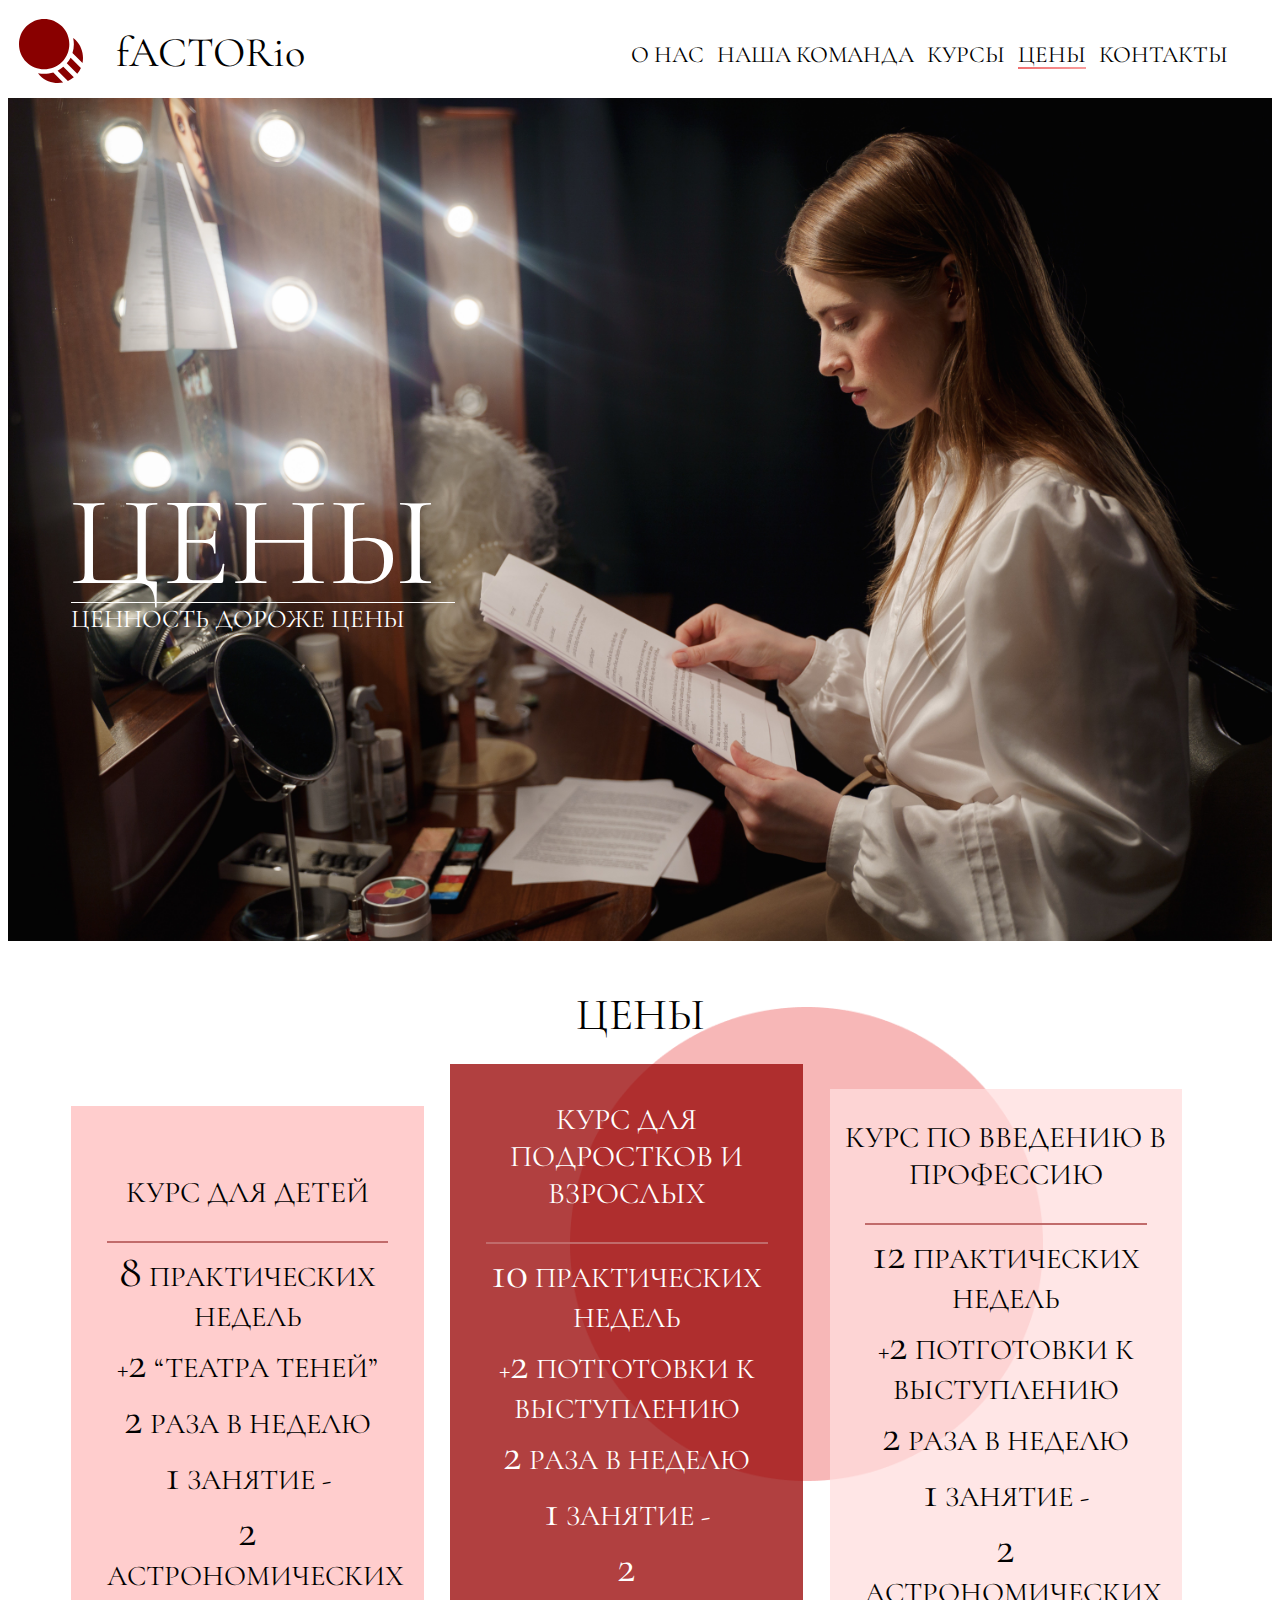
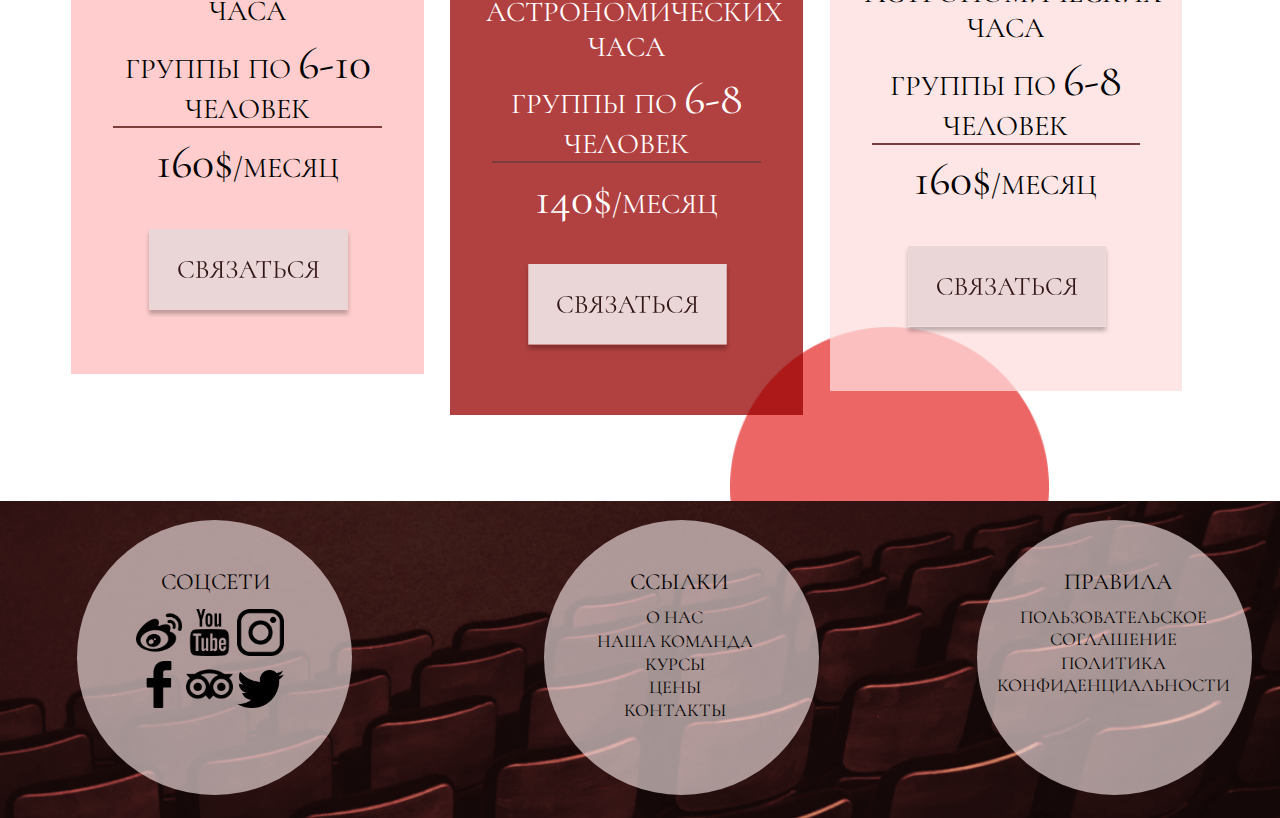
<file: prices.html>
<!DOCTYPE html>
<html>
<head>
    <meta charset="utf-8">
    <meta name="viewport" content="width=device-width, initial-scale=1">
    <link rel="stylesheet" type="text/css" href="src/sass/styleprices.css">
<link rel="preconnect" href="https://fonts.googleapis.com">
<link rel="preconnect" href="https://fonts.gstatic.com" crossorigin>
<link href="https://fonts.googleapis.com/css2?family=Cormorant+Garamond:wght@300&family=Cormorant:wght@300&display=swap" rel="stylesheet">
    <title>fACTORio//prices</title>
</head>
<body>
<div class="container">
  <div class="Logo">
    <a href="index.html">  <svg viewBox="0 0 55 55" fill="none" xmlns="http://www.w3.org/2000/svg">
<path d="M36.9234 36.9447C45.3574 28.5058 45.3574 14.7681 36.9234 6.32917C28.4894 -2.10972 14.7595 -2.10972 6.32552 6.32917C-2.10851 14.7681 -2.10851 28.5058 6.32552 36.9447C10.4445 41.066 16.1325 43.2248 21.6245 43.2248C27.1164 43.2248 32.6083 41.066 36.9234 36.9447Z" fill="#890000"/>
<path d="M33.1967 44.4023L42.023 53.2337C43.7883 52.4487 45.5535 51.4674 47.1227 50.0936L38.1002 41.066C36.7272 42.2435 34.962 43.421 33.1967 44.4023Z" fill="#890000"/>
<path d="M21.6244 47.1498C19.8592 47.1498 18.0939 46.9536 16.3287 46.5611C16.9171 47.3461 17.5055 47.9348 18.0939 48.7198C22.2129 52.8412 27.9009 54.9999 33.3929 54.9999C34.962 54.9999 36.335 54.8037 37.9041 54.6074L29.47 45.9723C26.9202 46.7573 24.3704 47.1498 21.6244 47.1498Z" fill="#890000"/>
<path d="M48.6918 18.1044C48.1034 17.5157 47.3188 16.9269 46.5342 16.3381C47.5149 20.6557 47.3188 25.1695 45.9458 29.2909L54.576 37.7297C55.949 31.0571 53.9876 23.4033 48.6918 18.1044Z" fill="#890000"/>
<path d="M41.0423 38.1222L50.0648 47.1498C51.4377 45.5798 52.4184 43.8135 53.203 42.0472L44.3767 33.2158C43.396 34.9821 42.2192 36.7484 41.0423 38.1222Z" fill="#890000"/>
</svg></a>
  </div>
    <p class="LogoName">fACTORio</p>
  <div class="Navbar">
     <input type="checkbox" id="menu-mobile" />
<nav role="navigation">
<label for="menu-mobile" class="toggle-button" onclick>Меню</label>
      <ul class="NavbarMenuLinks">
          <li class="NavLink" ><a href="about.html">О НАС</a></li>
          <li class="NavLink"><a href="command.html">НАША КОМАНДА</a></li>
          <li class="NavLink"><a href="courses.html">КУРСЫ</a></li>
          <li class="NavLink"><a href="prices.html"><span class="LinkOpened">ЦЕНЫ</span></a></li>
          <li class="NavLink"><a href="contacts.html">КОНТАКТЫ</a></li>
      </ul>
</nav>
  </div>
  <div class="Ellipse">
  <img src="src/img/Ellipse12.png" width="100%">
</div>
<div class="Circle">
    <img src="src/img/Ellipse13.png" width="95%">
</div>
  <div class="MainContent">
<div class="MainImage">
          <p class="MainTitle">ЦЕНЫ</p>
          <p class="Title">ЦЕННОСТЬ ДОРОЖЕ ЦЕНЫ</p>
</div>
<p class="MainTextTitle">ЦЕНЫ </p>
<div class="MainText">
    
  <div class="Children">
     <p class="ChildrenText">КУРС ДЛЯ ДЕТЕЙ</p> 
     <ul class="ChildrenTextMenu">
          <li class="ChildrenTextMenuItem"><span class="Number">8</span> ПРАКТИЧЕСКИХ НЕДЕЛЬ</li>
          <li class="ChildrenTextMenuItem">+<span class="Number">2</span> “ТЕАТРА ТЕНЕЙ”</li>
                    <li class="ChildrenTextMenuItem"><span class="Number">2</span> РАЗА В НЕДЕЛЮ</li>
          <li class="ChildrenTextMenuItem"><span class="Number">1</span> ЗАНЯТИЕ -</li>
                    <li class="ChildrenTextMenuItem"><span class="Number">2</span> АСТРОНОМИЧЕСКИХ ЧАСА</li>
          <li class="ChildrenTextMenuItem ItemMain">ГРУППЫ ПО <span class="Number">6-10</span> ЧЕЛОВЕК</li>
                    <li class="ChildrenTextMenuItem"><span class="Number">160$</span>/МЕСЯЦ</li>
          <li class="ChildrenTextMenuItem Button"> <a href="contacts.html" target="_blank" ><img src="src/img/mainContactButton.svg" width="85%" class="Button"></a></li>
      </ul>

  </div>
<div class="Adult">
     <p class="AdultText">КУРС ДЛЯ ПОДРОСТКОВ И ВЗРОСЛЫХ</p> 
     <ul class="AdultTextMenu">
          <li class="AdultTextMenuItem"><span class="Number">10</span> ПРАКТИЧЕСКИХ НЕДЕЛЬ</li>
          <li class="AdultTextMenuItem">+<span class="Number">2</span> ПОТГОТОВКИ К ВЫСТУПЛЕНИЮ</li>
                    <li class="AdultTextMenuItem"><span class="Number">2</span> РАЗА В НЕДЕЛЮ</li>
          <li class="AdultTextMenuItem"><span class="Number">1</span> ЗАНЯТИЕ -</li>
                    <li class="ChildrenTextMenuItem"><span class="Number">2</span> АСТРОНОМИЧЕСКИХ ЧАСА</li>
          <li class="AdultTextMenuItem ItemMain">ГРУППЫ ПО <span class="Number">6-8</span> ЧЕЛОВЕК</li>
                    <li class="ChildrenTextMenuItem"><span class="Number">140$</span>/МЕСЯЦ</li>
          <li class="AdultTextMenuItem Button"> <a href="contacts.html" target="_blank" ><img src="src/img/mainContactButton.svg" width="85%" class="Button"></a></li>
      </ul>
    
  </div>
<div class="Profession">
     <p class="ProfessionText">КУРС ПО ВВЕДЕНИЮ В ПРОФЕССИЮ</p> 
     <ul class="ProfessionTextMenu">
          <li class="ProfessionTextMenuItem"><span class="Number">12</span> ПРАКТИЧЕСКИХ НЕДЕЛЬ</li>
          <li class="ProfessionTextMenuItem">+<span class="Number">2</span> ПОТГОТОВКИ К ВЫСТУПЛЕНИЮ</li>
                    <li class="ProfessionTextMenuItem"><span class="Number">2</span> РАЗА В НЕДЕЛЮ</li>
          <li class="ProfessionTextMenuItem"><span class="Number">1</span> ЗАНЯТИЕ -</li>
                    <li class="ProfessionTextMenuItem"><span class="Number">2</span> АСТРОНОМИЧЕСКИХ ЧАСА</li>

          <li class="ProfessionTextMenuItem ItemMain">ГРУППЫ ПО <span class="Number">6-8</span> ЧЕЛОВЕК</li>
                    <li class="ProfessionTextMenuItem"><span class="Number">160$</span>/МЕСЯЦ</li>
          <li class="ProfessionTextMenuItem Button">  <a href="contacts.html" target="_blank" ><img src="src/img/mainContactButton.svg" width="85%" class="Button"></a></li>
      </ul>

  </div>
</div>
</div>
</div>
<div class="Footer">
  <div class="Socials">
     <p class="SocialsText">СОЦСЕТИ</p> 
     <div class="SocialsImages">
<a href="https://weibo.com" target="_blank"><img src="src/img/social.png" width="25%"></a>
<a href="https://www.youtube.com/watch?v=cGcYvnfs9zE" target="_blank"><img src="src/img/social1.png" width="25%"></a>
<a href="https://www.instagram.com" target="_blank"><img src="src/img/social2.png" width="25%"></a>
<a href="https://www.facebook.com" target="_blank"><img src="src/img/social3.png" width="25%"></a>
<a href="https://www.tripadvisor.com.au" target="_blank"><img src="src/img/social4.png" width="25%"></a>
<a href="https://twitter.com" target="_blank"><img src="src/img/social5.png" width="25%"></a>
</div>

  </div>
  <div class="Links">
    <p class="LinksText">ССЫЛКИ</p> 
          <ul class="NavbarMenuNavLinkFooterLinks">
          <li class="NavLinkFooter" ><a href="about.html">О НАС</a></li>
          <li class="NavLinkFooter"><a href="command.html">НАША КОМАНДА</a></li>
          <li class="NavLinkFooter"><a href="courses.html">КУРСЫ</a></li>
          <li class="NavLinkFooter"><a href="prices.html">ЦЕНЫ</a></li>
          <li class="NavLinkFooter"><a href="contacts.html">КОНТАКТЫ</a></li>
      </ul>
  </div>
  <div class="Rules">
    <p class="RulesText">ПРАВИЛА</p> 
          <ul class="NavbarMenuNavLinkFooterRules">
          <li class="NavRuleFooter" ><a href="#.html">ПОЛЬЗОВАТЕЛЬСКОЕ СОГЛАШЕНИЕ</a></li>
          <li class="NavRuleFooter"><a href="#">ПОЛИТИКА КОНФИДЕНЦИАЛЬНОСТИ </a></li>
      </ul>
  </div>
</div>

</body>
</html>
</file>
<file: src/sass/styleabout.css>
.container {
  display: grid;
  grid-template-columns: 1fr 1fr 1fr 1fr 1fr 1fr;
  gap: 0px 0px;
  grid-auto-flow: row; }

body {
  font-family: "Cormorant", serif;
  font-family: "Cormorant Garamond", serif; }

.FooterMain {
  grid-area: 1 / 1 / 2 / 6; }

.Logo {
  grid-area: 1 / 1 / 2 / 2;
  margin: 5%;
  opacity: 100%;
  width: fit-content;
  transition: all 1.5s ease-in-out;
  width: 5vw; }

.Logo:hover {
  opacity: 80%; }

.LogoName {
  margin: 1.5vw 0vw 0vw -8vw;
  font-size: 3.3vw; }

.Navbar {
  grid-area: 1 / 3 / 2 / 7;
  font-size: 1.8vw; }

@media screen and (min-width: 640px) {
  .LinkOpened {
    position: relative;
    background-position: 0 100%;
    background-repeat: no-repeat;
    background-size: 100% 0.21vw;
    background-image: linear-gradient(90deg, #f06e6e, #f89d9d);
    transition: background 0.5s ease-in-out; }

  .LinkOpened:hover {
    background-size: 100% 100px;
    color: #000; }

  .highlight {
    position: relative;
    background-image: linear-gradient(90deg, #f06e6e, #f89d9d);
    background-position: 0 100%;
    background-repeat: no-repeat;
    background-size: 100% auto;
    transition: background 0.5s ease-in-out; }

  .highlight:hover {
    background-size: 100% 2.41vw;
    color: #000; } }
@media screen and (max-width: 640px) {
  .LinkOpened {
    background-size: 100% auto;
    color: #000; } }
.NavbarMenuLinks {
  list-style-type: none;
  text-align: right;
  width: 61.2vw;
  position: absolute;
  background-color: white; }

.NavLink {
  position: relative;
  background-position: 0 100%;
  background-repeat: no-repeat;
  background-size: 100% 0.21vw;
  transition: background 0.5s ease-in-out;
  display: inline;
  margin-right: 0.5%; }

a:link {
  color: #000; }

.NavLink:hover {
  color: #000;
  background-image: linear-gradient(90deg, #f06e6e, #f89d9d); }

.MainContent {
  grid-area: 2 / 1 / 2 / 7;
  text-align: -webkit-center;
  background-image: url("../../src/img/aboutmain.jpg");
  background-size: 100%;
  background-repeat: no-repeat;
  height: 62.5%; }

.MainTitle {
  margin-bottom: -3%;
  font-size: 10vw; }

.Title {
  margin: 0.5%;
  font-size: 2vw;
  border-top: 0.0625em solid; }

.MainImage {
  margin-top: 36%;
  font-family: "Cormorant Garamond", serif;
  width: max-content;
  margin-bottom: 18%;
  color: white;
  text-align: start;
  margin-left: -14%; }

.MainText {
  display: grid;
  grid-template-columns: 1fr 1fr;
  grid-template-rows: 0.2fr 0.8fr 1fr;
  grid-auto-columns: 1fr;
  gap: 0% 1%;
  grid-auto-flow: row;
  grid-template-areas: "MainTextTitle MainTextTitle" "MainTextAbout FirstImage" "MainTextAbout FirstImage";
  color: black;
  margin: 0 5% 0 5%;
  align-items: center; }

.MainTextTitle {
  grid-area: MainTextTitle;
  font-size: 6.21vw;
  margin: 0.5%;
  border-bottom: 0.15vw #e7d9d9 solid;
  width: 86vw;
  text-align: end;
  z-index: 3; }

.MainTextTitle > p {
  margin: 0 15% 0 10%; }

.MainTextAbout {
  grid-area: MainTextAbout;
  grid-area: MainTextAbout;
  font-size: 2.15vw;
  margin: 0.5%;
  text-align: start;
  z-index: 3;
  width: 44vw; }

.MainTextAbout > p {
  margin-left: 4%; }

.Upper {
  font-size: 3.25vw; }

.FirstImage {
  grid-area: FirstImage;
  grid-area: SecondImg;
  justify-self: end;
  vertical-align: center;
  z-index: 1;
  width: 46vw;
  margin-left: -43vw;
  margin-top: -48vw; }

.highlight {
  position: relative;
  background-position: 0 100%;
  background-repeat: no-repeat;
  background-size: 100% 0.21vw;
  background-image: linear-gradient(90deg, #f06e6e, #f89d9d);
  transition: background 0.5s ease-in-out; }

.highlight:hover {
  background-size: 100% 5.11vw;
  color: #000; }

.Footer {
  grid-area: 1 / 3 / 2 / 7;
  display: grid;
  grid-template-columns: 1fr 1fr 1fr;
  grid-template-rows: 1fr;
  grid-auto-columns: 1fr;
  gap: 0% 5%;
  grid-auto-flow: row;
  grid-template-areas: "Socials Links Rules";
  background-image: url("../../src/img/footer.jpg");
  background-size: 100%;
  background-repeat: no-repeat;
  height: 24.75vw;
  position: absolute;
  width: 100%;
  top: 140.14vw;
  z-index: 2;
  left: 0; }

.SocialsText {
  position: absolute;
  left: 12.6%;
  right: 80.58%;
  top: 14.04%;
  bottom: 68.14%;
  font-size: 1.8vw; }

.Socials {
  grid-area: Socials;
  background-image: url("../../src/img/SocialsImage.svg");
  background-size: 21.52vw;
  background-repeat: no-repeat;
  margin-left: 20%;
  margin-top: 5%; }

.SocialsImages {
  display: inline-block;
  width: 14.61vw;
  position: absolute;
  left: 7.6%;
  right: 76.58%;
  top: 22.04%;
  bottom: 68.14%;
  margin: 3%; }

.Links {
  grid-area: Links;
  background-image: url("../../src/img/SocialsImage.svg");
  background-size: 21.52vw;
  background-repeat: no-repeat;
  margin-left: 25%;
  margin-top: 5%; }

.LinksText {
  position: absolute;
  left: 49.2%;
  right: 43.76%;
  top: 14.04%;
  bottom: 68.14%;
  font-size: 1.8vw; }

.NavbarMenuNavLinkFooterLinks {
  padding: 0;
  margin: 0.5%;
  position: absolute;
  left: 42.7%;
  right: 43.76%;
  top: 31.04%;
  bottom: 68.14%;
  font-size: 1.42vw;
  display: block;
  width: 10%; }

.NavLinkFooter a {
  display: inline-block;
  text-decoration: none;
  width: 18.91vw;
  text-align: center;
  margin: 0.5%; }

.NavbarMenuNavLinkFooterLinks a:visited {
  color: black; }

.NavbarMenuNavLinkFooterLinks {
  list-style-type: none;
  text-decoration: none; }

.Rules {
  grid-area: Rules;
  background-image: url("../../src/img/SocialsImage.svg");
  background-size: 21.52vw;
  background-repeat: no-repeat;
  margin-left: 21%;
  margin-top: 5%; }

.RulesText {
  position: absolute;
  font-size: 1.8vw;
  left: 83.1%;
  right: 7.17%;
  top: 14.04%;
  bottom: 52.94%; }

.NavbarMenuNavLinkFooterRules {
  padding: 0;
  margin: 0.5%;
  position: absolute;
  left: 77%;
  right: 43.76%;
  top: 31.04%;
  bottom: 68.14%;
  font-size: 1.42vw;
  display: block;
  width: 10%; }

.NavRuleFooter a {
  display: inline-block;
  text-decoration: none;
  width: 18.91vw;
  text-align: center;
  margin: 0.5%; }

.NavbarMenuNavLinkFooterRules a:visited {
  color: black; }

.NavbarMenuNavLinkFooterRules {
  list-style-type: none;
  text-decoration: none; }

#menu-mobile {
  display: none; }

.NavbarMenuLinks {
  display: none;
  padding: 0;
  margin: 0; }

.NavbarMenuLinks li {
  font-size: 1.8vw;
  display: block;
  width: 100%; }

.NavbarMenuLinks a {
  display: block;
  text-decoration: none;
  font-size: 3.8vw; }

.NavbarMenuLinks a:visited {
  color: black; }

.toggle-button {
  display: block;
  cursor: pointer;
  font-size: 6.4vw;
  text-align: right;
  border-bottom: 1px #f06e6e solid; }

#menu-mobile:checked + nav .NavbarMenuLinks {
  display: block; }

@media screen and (min-width: 640px) {
  .toggle-button {
    display: none; }

  .NavbarMenuLinks {
    display: block;
    margin: 1.5%;
    font-size: 3vw; }

  .NavbarMenuLinks li {
    width: auto;
    display: inline-block; }

  .NavbarMenuLinks a {
    display: inline-block;
    font-size: 1.82vw;
    text-decoration: none;
    text-transform: capitalize;
    border-bottom: 0; } }
.Circle {
  position: absolute;
  left: 0;
  top: 98.53vw;
  width: 17.3vw;
  opacity: 100%;
  transition: all 1.5s ease-in-out; }

.Circle:hover {
  opacity: 55%; }

.Ellipse {
  position: absolute;
  width: 19vw;
  left: 56.5vw;
  top: 73.68vw;
  z-index: 3;
  transition: all 1.5s ease-in-out; }

.Ellipse:hover {
  filter: saturate(4); }

.Rectangle1 {
  position: absolute;
  width: 45.51vw;
  height: 20.61vw;
  left: 6.15vw;
  top: 105vw;
  z-index: 1;
  background: rgba(242, 213, 213, 0.75);
  transition: all 1.5s ease-in-out; }

@media screen and (max-width: 580px) {
  .LogoName {
    margin: 2.5vw 0vw 0vw -4vw;
    font-size: 5.3vw; }

  .Logo {
    width: 8vw; }

  .Navbar {
    font-size: 1.8vw; }

  .MainContent {
    background-size: 124%; }

  .MainTitle {
    font-size: 14vw; }

  .MainImage {
    margin-bottom: 24%; }

  .MainTextAbout > p {
    margin-left: 4%;
    margin-top: 0; }

  .MainText {
    grid-template-columns: 1fr 0.25fr; }

  .MainTextTitle {
    font-size: 8.81vw; }

  .Upper {
    font-size: 7.25vw; }

  .MainTextAbout {
    font-size: 4.5vw;
    margin: 0%;
    width: 75vw; }

  .FirstImage {
    width: 87vw;
    margin-left: -93vw;
    margin-top: -2vw; }

  .Title {
    margin: 0.15%;
    font-size: 3.3vw;
    width: 77vw; }

  .Footer {
    grid-template-columns: 1fr 1fr 1fr;
    gap: 0% 0.5%;
    height: 32.75vw;
    top: 318.14vw;
    left: 0; }

  .SocialsText {
    left: 8.4%;
    top: 4.04%;
    font-size: 3.8vw; }

  .Socials {
    background-size: 29.52vw;
    margin-left: 8%; }

  .SocialsImages {
    width: 21.61vw;
    left: 4.6%;
    top: 25.04%; }

  .Links {
    background-size: 29.52vw;
    margin-left: 8%; }

  .LinksText {
    left: 43.2%;
    top: 4.04%;
    font-size: 3.8vw; }

  .NavbarMenuNavLinkFooterLinks {
    left: 42.7%;
    top: 31.04%;
    font-size: 2.42vw; }

  .NavLinkFooter a {
    width: 15.91vw; }

  .NavbarMenuNavLinkFooterLinks a:visited {
    color: black; }

  .NavbarMenuNavLinkFooterLinks {
    list-style-type: none;
    text-decoration: none; }

  .Rules {
    background-size: 29.52vw;
    margin-left: 8%; }

  .RulesText {
    font-size: 3.8vw;
    left: 76.1%;
    top: 4.04%; }

  .NavbarMenuNavLinkFooterRules {
    left: 72%;
    top: 31.04%;
    font-size: 2vw; }

  .NavRuleFooter a {
    width: 17.91vw;
    text-align: start; }

  .Circle {
    position: absolute;
    left: 0;
    top: 219.53vw;
    width: 24.3vw;
    opacity: 100%;
    transition: all 1.5s ease-in-out; }

  .Circle:hover {
    opacity: 55%; }

  .Ellipse {
    position: absolute;
    width: 38vw;
    left: 56.5vw;
    top: 94.68vw;
    z-index: 3;
    transition: all 1.5s ease-in-out; }

  .Ellipse:hover {
    filter: saturate(4); }

  .Rectangle1 {
    position: absolute;
    width: 75.51vw;
    height: 27.61vw;
    left: 8.15vw;
    top: 159vw;
    z-index: 1;
    background: rgba(242, 213, 213, 0.75);
    transition: all 1.5s ease-in-out; } }

/*# sourceMappingURL=styleabout.css.map */
</file>
<file: src/sass/stylecommand.css>
.container {
  display: grid;
  grid-template-columns: 1fr 1fr 1fr 1fr 1fr 1fr;
  gap: 0px 0px;
  grid-auto-flow: row; }

body {
  font-family: "Cormorant", serif;
  font-family: "Cormorant Garamond", serif; }

.FooterMain {
  grid-area: 1 / 1 / 2 / 6; }

.Logo {
  grid-area: 1 / 1 / 2 / 2;
  margin: 5%;
  opacity: 100%;
  width: fit-content;
  transition: all 1.5s ease-in-out;
  width: 5vw; }

.Logo:hover {
  opacity: 80%; }

.LogoName {
  margin: 1.5vw 0vw 0vw -8vw;
  font-size: 3.3vw; }

.Navbar {
  grid-area: 1 / 3 / 2 / 7;
  font-size: 1.8vw; }

@media screen and (min-width: 640px) {
  .LinkOpened {
    position: relative;
    background-position: 0 100%;
    background-repeat: no-repeat;
    background-size: 100% 0.21vw;
    background-image: linear-gradient(90deg, #f06e6e, #f89d9d);
    transition: background 0.5s ease-in-out; }

  .LinkOpened:hover {
    background-size: 100% 100px;
    color: #000; }

  .highlight {
    position: relative;
    background-image: linear-gradient(90deg, #f06e6e, #f89d9d);
    background-position: 0 100%;
    background-repeat: no-repeat;
    background-size: 100% auto;
    transition: background 0.5s ease-in-out; }

  .highlight:hover {
    background-size: 100% 2.41vw;
    color: #000; } }
@media screen and (max-width: 640px) {
  .LinkOpened {
    background-size: 100% auto;
    color: #000; } }
.NavbarMenuLinks {
  list-style-type: none;
  text-align: right;
  width: 61.2vw;
  position: absolute;
  background-color: white; }

.NavLink {
  position: relative;
  background-position: 0 100%;
  background-repeat: no-repeat;
  background-size: 100% 0.21vw;
  transition: background 0.5s ease-in-out;
  display: inline;
  margin-right: 0.5%; }

a:link {
  color: #000; }

.NavLink:hover {
  color: #000;
  background-image: linear-gradient(90deg, #f06e6e, #f89d9d); }

.MainContent {
  grid-area: 2 / 1 / 2 / 7;
  text-align: -webkit-center;
  background-image: url("../../src/img/command.png");
  background-size: 100%;
  background-repeat: no-repeat;
  height: 62.5%; }

.MainTitle {
  margin-bottom: -3%;
  font-size: 10vw; }

.Title {
  margin: 0.5%;
  font-size: 2vw;
  width: 85vw;
  border-top: 0.0625em solid; }

.MainImage {
  margin-top: 31%;
  font-family: "Cormorant Garamond", serif;
  width: max-content;
  margin-bottom: 28%;
  color: white;
  text-align: start;
  margin-left: -6%; }

.MainText {
  display: grid;
  grid-template-columns: 0.6fr 1fr 0.6fr;
  grid-template-rows: 1fr 1fr 1fr;
  grid-auto-columns: 1fr;
  gap: 0.5% 0%;
  grid-auto-flow: row;
  grid-template-areas: "Teacher1 Teacher1 Teacher1" "Teacher2 Teacher2 Teacher2" "Teacher3 Teacher3 Teacher3";
  margin: 0 5% 0 5%;
  align-items: center; }

.Teacher1 {
  display: grid;
  grid-template-columns: 0.8fr 1.4fr 0.8fr;
  grid-template-rows: 1fr 1fr 1fr;
  gap: 0px 0px;
  grid-auto-flow: row;
  grid-template-areas: "Teacher1Img Teacher1Text Teacher1Text" "Teacher1Img Teacher1Text Teacher1Text" "Teacher1Img Teacher1Text Teacher1Text";
  grid-area: Teacher1;
  width: 93vw;
  margin-top: 3vw;
  z-index: 2; }

.Teacher1Img {
  grid-area: Teacher1Img; }

.Teacher1Text {
  display: grid;
  grid-template-columns: 1fr 1fr 1fr;
  grid-template-rows: 1fr 1fr 1fr;
  gap: 0px 0px;
  grid-auto-flow: row;
  grid-template-areas: "Teacher1TextTitle Teacher1TextTitle Teacher1TextTitle" ". . ." ". . .";
  grid-area: Teacher1Text;
  margin-left: 1.5vw; }

.Teacher1TextTitle {
  grid-area: Teacher1TextTitle;
  height: max-content;
  border-bottom: 0.25vw #7d3d3d solid;
  width: 60vw; }

.Text1 {
  width: 63vw;
  text-align: start;
  height: max-content;
  font-size: 2.2vw;
  margin-top: -3.5vw; }

.Teacher1TextTitle > p {
  margin: 0;
  font-size: 3.5vw;
  text-align: start; }

.Teacher2 {
  display: grid;
  grid-template-columns: 0.8fr 1.4fr 0.8fr;
  grid-template-rows: 1fr 1fr 1fr;
  gap: 0px 0px;
  grid-auto-flow: row;
  grid-template-areas: "Teacher2Text Teacher2Text Teacher2Img" "Teacher2Text Teacher2Text Teacher2Img" "Teacher2Text Teacher2Text Teacher2Img";
  grid-area: Teacher2;
  z-index: 2; }

.Teacher2Img {
  grid-area: Teacher2Img;
  margin-right: 1vw; }

.Teacher2Text {
  display: grid;
  grid-template-columns: 1fr 1fr 1fr;
  grid-template-rows: 1fr 1fr 1fr;
  gap: 0px 0px;
  grid-auto-flow: row;
  grid-template-areas: "Teacher2TextTitle Teacher2TextTitle Teacher2TextTitle" ". . ." ". . .";
  grid-area: Teacher2Text;
  margin-left: -1.5%; }

.Teacher2TextTitle {
  grid-area: Teacher2TextTitle;
  height: max-content;
  border-bottom: 0.25vw #7d3d3d solid;
  width: 68vw; }

.Teacher2TextTitle > p {
  margin: 0;
  text-align: end;
  font-size: 3.5vw; }

.Text2 {
  width: 68vw;
  text-align: end;
  height: max-content;
  font-size: 2.2vw;
  margin-top: -5.5vw; }

.Teacher3 {
  display: grid;
  grid-template-columns: 0.7fr 1.2fr 0.7fr;
  grid-template-rows: 1fr 1fr 1fr;
  gap: 0px 0px;
  grid-auto-flow: row;
  grid-template-areas: "Teacher3Img Teacher3Text Teacher3Text" "Teacher3Img Teacher3Text Teacher3Text" "Teacher3Img Teacher3Text Teacher3Text";
  grid-area: Teacher3;
  z-index: 2; }

.Teacher3Img {
  grid-area: Teacher3Img; }

.Teacher3Text {
  display: grid;
  grid-template-columns: 1fr 1fr 1fr;
  grid-template-rows: 1fr 1fr 1fr;
  gap: 0px 0px;
  grid-auto-flow: row;
  grid-template-areas: "Teacher3TextTitle Teacher3TextTitle Teacher3TextTitle" ". . ." ". . .";
  grid-area: Teacher3Text;
  margin-left: 1.5%; }

.Teacher3TextTitle {
  grid-area: Teacher3TextTitle;
  height: max-content;
  border-bottom: 0.25vw #7d3d3d solid;
  width: 60vw; }

.Teacher3TextTitle > p {
  margin: 0;
  font-size: 3.5vw;
  text-align: start; }

.Text3 {
  width: 67vw;
  text-align: start;
  height: max-content;
  font-size: 2.2vw;
  margin-top: -5.5vw; }

.Upper {
  font-size: 3.5vw; }

.highlight {
  position: relative;
  background-position: 0 100%;
  background-repeat: no-repeat;
  background-size: 100% 0.21vw;
  background-image: linear-gradient(90deg, #f06e6e, #f89d9d);
  transition: background 0.5s ease-in-out; }

.highlight:hover {
  background-size: 100% 5.11vw;
  color: #000; }

.Footer {
  grid-area: 1 / 3 / 2 / 7;
  display: grid;
  grid-template-columns: 1fr 1fr 1fr;
  grid-template-rows: 1fr;
  grid-auto-columns: 1fr;
  gap: 0% 5%;
  grid-auto-flow: row;
  grid-template-areas: "Socials Links Rules";
  background-image: url("../../src/img/footer.jpg");
  background-size: 100%;
  background-repeat: no-repeat;
  height: 24.75vw;
  position: absolute;
  width: 100%;
  top: 212.14vw;
  z-index: 2;
  left: 0; }

.SocialsText {
  position: absolute;
  left: 12.6%;
  right: 80.58%;
  top: 14.04%;
  bottom: 68.14%;
  font-size: 1.8vw; }

.Socials {
  grid-area: Socials;
  background-image: url("../../src/img/SocialsImage.svg");
  background-size: 21.52vw;
  background-repeat: no-repeat;
  margin-left: 20%;
  margin-top: 5%; }

.SocialsImages {
  display: inline-block;
  width: 14.61vw;
  position: absolute;
  left: 7.6%;
  right: 76.58%;
  top: 22.04%;
  bottom: 68.14%;
  margin: 3%; }

.Links {
  grid-area: Links;
  background-image: url("../../src/img/SocialsImage.svg");
  background-size: 21.52vw;
  background-repeat: no-repeat;
  margin-left: 25%;
  margin-top: 5%; }

.LinksText {
  position: absolute;
  left: 49.2%;
  right: 43.76%;
  top: 14.04%;
  bottom: 68.14%;
  font-size: 1.8vw; }

.NavbarMenuNavLinkFooterLinks {
  padding: 0;
  margin: 0.5%;
  position: absolute;
  left: 42.7%;
  right: 43.76%;
  top: 31.04%;
  bottom: 68.14%;
  font-size: 1.42vw;
  display: block;
  width: 10%; }

.NavLinkFooter a {
  display: inline-block;
  text-decoration: none;
  width: 18.91vw;
  text-align: center;
  margin: 0.5%; }

.NavbarMenuNavLinkFooterLinks a:visited {
  color: black; }

.NavbarMenuNavLinkFooterLinks {
  list-style-type: none;
  text-decoration: none; }

.Rules {
  grid-area: Rules;
  background-image: url("../../src/img/SocialsImage.svg");
  background-size: 21.52vw;
  background-repeat: no-repeat;
  margin-left: 21%;
  margin-top: 5%; }

.RulesText {
  position: absolute;
  font-size: 1.8vw;
  left: 83.1%;
  right: 7.17%;
  top: 14.04%;
  bottom: 52.94%; }

.NavbarMenuNavLinkFooterRules {
  padding: 0;
  margin: 0.5%;
  position: absolute;
  left: 77%;
  right: 43.76%;
  top: 31.04%;
  bottom: 68.14%;
  font-size: 1.42vw;
  display: block;
  width: 10%; }

.NavRuleFooter a {
  display: inline-block;
  text-decoration: none;
  width: 18.91vw;
  text-align: center;
  margin: 0.5%; }

.NavbarMenuNavLinkFooterRules a:visited {
  color: black; }

.NavbarMenuNavLinkFooterRules {
  list-style-type: none;
  text-decoration: none; }

#menu-mobile {
  display: none; }

.NavbarMenuLinks {
  display: none;
  padding: 0;
  margin: 0; }

.NavbarMenuLinks li {
  font-size: 1.8vw;
  display: block;
  width: 100%; }

.NavbarMenuLinks a {
  display: block;
  text-decoration: none;
  font-size: 3.8vw; }

.NavbarMenuLinks a:visited {
  color: black; }

.toggle-button {
  display: block;
  cursor: pointer;
  font-size: 6.4vw;
  text-align: right;
  border-bottom: 1px #f06e6e solid; }

#menu-mobile:checked + nav .NavbarMenuLinks {
  display: block; }

@media screen and (min-width: 640px) {
  .toggle-button {
    display: none; }

  .NavbarMenuLinks {
    display: block;
    margin: 1.5%;
    font-size: 3vw; }

  .NavbarMenuLinks li {
    width: auto;
    display: inline-block; }

  .NavbarMenuLinks a {
    display: inline-block;
    font-size: 1.82vw;
    text-decoration: none;
    text-transform: capitalize;
    border-bottom: 0; } }
.Circle {
  position: absolute;
  left: 57vw;
  top: 113.53vw;
  width: 40.3vw;
  opacity: 100%;
  transition: all 1.5s ease-in-out;
  z-index: 1; }

.Circle:hover {
  width: 45.51vw;
  left: 51vw;
  top: 119.53vw; }

.Ellipse {
  position: absolute;
  width: 22vw;
  left: 18.5vw;
  top: 78.68vw;
  z-index: 1;
  transition: all 1.5s ease-in-out; }

.Ellipse:hover {
  filter: saturate(4); }

.Rectangle1 {
  position: absolute;
  width: 20.51vw;
  height: 20.51vw;
  left: 22.15vw;
  top: 163vw;
  background: rgba(242, 213, 213, 0.75);
  transform: rotate(28.03deg);
  z-index: 1;
  transition: all 2.5s ease; }

.Rectangle1:hover {
  width: 25.51vw;
  height: 25.51vw;
  transform: rotate(79.03deg); }

@media screen and (max-width: 580px) {
  .LogoName {
    margin: 2.5vw 0vw 0vw -4vw;
    font-size: 5.3vw; }

  .Logo {
    width: 8vw; }

  .Navbar {
    font-size: 1.8vw; }

  .MainContent {
    background-size: 124%; }

  .MainTitle {
    font-size: 10.5vw; }

  .MainImage {
    margin-bottom: 27%;
    margin-top: 46%; }

  .Upper {
    font-size: 7.25vw; }

  .Title {
    margin: 0.15%;
    font-size: 3.3vw;
    width: 89vw; }

  .Teacher1 {
    display: block;
    width: 93vw;
    margin-top: 4vw;
    z-index: 2;
    margin-bottom: 16vw; }

  .Teacher1Img {
    width: 42vw;
    float: left; }

  .Teacher1Text {
    display: block;
    margin-left: 1.5vw; }

  .Teacher1TextTitle {
    width: auto; }

  .Text1 {
    width: auto;
    height: 11vw;
    font-size: 4.2vw;
    margin-top: 1.5vw; }

  .Teacher1TextTitle > p {
    font-size: 5.5vw; }

  .Teacher2 {
    display: block;
    width: 93vw;
    margin-top: 4vw;
    z-index: 2; }

  .Teacher2Img {
    width: 42vw;
    float: left; }

  .Teacher2Text {
    display: block;
    margin-left: 1.5vw;
    margin-left: -1.5%; }

  .Teacher2TextTitle {
    width: 87vw; }

  .Teacher2TextTitle > p {
    font-size: 5.5vw;
    text-align: left; }

  .Text2 {
    width: auto;
    height: 11vw;
    font-size: 4.2vw;
    margin-top: 1.5vw;
    text-align: start; }

  .Teacher3 {
    display: block;
    width: 93vw;
    margin-top: 4vw;
    z-index: 2;
    margin-top: 28vw; }

  .Teacher3Img {
    width: 42vw;
    float: left; }

  .Teacher3Text {
    display: block;
    margin-left: 1.5vw;
    margin-left: -1.5%; }

  .Teacher3TextTitle {
    width: 87vw; }

  .Teacher3TextTitle > p {
    font-size: 5.5vw; }

  .Text3 {
    width: auto;
    height: 11vw;
    font-size: 4.2vw;
    margin-top: 1.5vw; }

  .Upper {
    font-size: 6.5vw; }

  .Footer {
    grid-template-columns: 1fr 1fr 1fr;
    gap: 0% 0.5%;
    height: 32.75vw;
    top: 400.14vw;
    left: 0; }

  .SocialsText {
    left: 8.4%;
    top: 4.04%;
    font-size: 3.8vw; }

  .Socials {
    background-size: 29.52vw;
    margin-left: 8%; }

  .SocialsImages {
    width: 21.61vw;
    left: 4.6%;
    top: 25.04%; }

  .Links {
    background-size: 29.52vw;
    margin-left: 8%; }

  .LinksText {
    left: 43.2%;
    top: 4.04%;
    font-size: 3.8vw; }

  .NavbarMenuNavLinkFooterLinks {
    left: 42.7%;
    top: 31.04%;
    font-size: 2.42vw; }

  .NavLinkFooter a {
    width: 15.91vw; }

  .NavbarMenuNavLinkFooterLinks a:visited {
    color: black; }

  .NavbarMenuNavLinkFooterLinks {
    list-style-type: none;
    text-decoration: none; }

  .Rules {
    background-size: 29.52vw;
    margin-left: 8%; }

  .RulesText {
    font-size: 3.8vw;
    left: 76.1%;
    top: 4.04%; }

  .NavbarMenuNavLinkFooterRules {
    left: 72%;
    top: 31.04%;
    font-size: 2vw; }

  .NavRuleFooter a {
    width: 17.91vw;
    text-align: start; }

  .Circle {
    position: absolute;
    left: 6vw;
    top: 197.53vw;
    width: 91.3vw;
    opacity: 100%;
    transition: all 1.5s ease-in-out;
    z-index: 1; }

  .Circle:hover {
    width: 45.51vw;
    left: 43vw;
    top: 208.53vw; }

  .Ellipse {
    position: absolute;
    width: 40vw;
    left: 36.5vw;
    top: 99.68vw;
    z-index: 1;
    transition: all 1.5s ease-in-out; }

  .Ellipse:hover {
    filter: saturate(4); }

  .Rectangle1 {
    position: absolute;
    width: 38.51vw;
    height: 38.51vw;
    left: 37.15vw;
    top: 309vw;
    background: rgba(242, 213, 213, 0.75);
    transform: rotate(28.03deg);
    z-index: 1;
    transition: all 2.5s ease; }

  .Rectangle1:hover {
    width: 25.51vw;
    height: 25.51vw;
    transform: rotate(79.03deg); } }

/*# sourceMappingURL=stylecommand.css.map */
</file>
<file: src/sass/stylecontacts.css>
.container {
  display: grid;
  grid-template-columns: 1fr 1fr 1fr 1fr 1fr 1fr;
  gap: 0px 0px;
  grid-auto-flow: row; }

body {
  font-family: "Cormorant", serif;
  font-family: "Cormorant Garamond", serif; }

.FooterMain {
  grid-area: 1 / 1 / 2 / 6; }

.Logo {
  grid-area: 1 / 1 / 2 / 2;
  margin: 5%;
  opacity: 100%;
  width: fit-content;
  transition: all 1.5s ease-in-out;
  width: 5vw; }

.Logo:hover {
  opacity: 80%; }

.LogoName {
  margin: 1.5vw 0vw 0vw -8vw;
  font-size: 3.3vw; }

.Navbar {
  grid-area: 1 / 3 / 2 / 7;
  font-size: 1.8vw; }

@media screen and (min-width: 640px) {
  .LinkOpened {
    position: relative;
    background-position: 0 100%;
    background-repeat: no-repeat;
    background-size: 100% 0.21vw;
    background-image: linear-gradient(90deg, #f06e6e, #f89d9d);
    transition: background 0.5s ease-in-out; }

  .LinkOpened:hover {
    background-size: 100% 100px;
    color: #000; }

  .highlight {
    position: relative;
    background-image: linear-gradient(90deg, #f06e6e, #f89d9d);
    background-position: 0 100%;
    background-repeat: no-repeat;
    background-size: 100% auto;
    transition: background 0.5s ease-in-out; }

  .highlight:hover {
    background-size: 100% 2.41vw;
    color: #000; } }
@media screen and (max-width: 640px) {
  .LinkOpened {
    background-size: 100% auto;
    color: #000; } }
.NavbarMenuLinks {
  list-style-type: none;
  text-align: right;
  width: 61.2vw;
  position: absolute;
  background-color: white; }

.NavLink {
  position: relative;
  background-position: 0 100%;
  background-repeat: no-repeat;
  background-size: 100% 0.21vw;
  transition: background 0.5s ease-in-out;
  display: inline;
  margin-right: 0.5%; }

a:link {
  color: #000; }

.NavLink:hover {
  color: #000;
  background-image: linear-gradient(90deg, #f06e6e, #f89d9d); }

.MainContent {
  grid-area: 2 / 1 / 2 / 7;
  text-align: -webkit-center;
  background-image: url("../../src/img/contacts.jpg");
  background-size: 100%;
  background-repeat: no-repeat;
  height: 62.5%; }

.MainTitle {
  margin-bottom: -5%;
  font-size: 10vw; }

.Title {
  margin: 0.5%;
  font-size: 2vw;
  width: 41vw;
  border-top: 0.0625em solid; }

.MainImage {
  margin-top: 29%;
  font-family: "Cormorant Garamond", serif;
  width: max-content;
  margin-bottom: 28%;
  color: white;
  text-align: start;
  margin-left: -34%; }

.MainText {
  display: grid;
  grid-template-columns: 1fr 1fr 1fr 1fr;
  grid-auto-columns: 1fr;
  grid-template-rows: 1fr 1fr;
  gap: 0.5% 0%;
  grid-auto-flow: row;
  grid-template-areas: "Form Form . Online" "Telephone Telephone Email Email";
  margin: 0 5% 0 5%;
  align-items: center; }
  .MainText li:first-child {
    border-top: 0.21vw solid #c16b6b; }

.MainTextTitle {
  font-size: 3.2vw;
  margin: 0.25%;
  z-index: 3; }

.Form {
  grid-area: Form;
  z-index: 3;
  margin-right: 7%;
  box-shadow: 0px 4px 4px rgba(0, 0, 0, 0.25);
  background-color: #fef6f6; }
  .Form input {
    font-family: "Cormorant", serif;
    font-size: 1.25vw; }
  .Form button {
    background-color: #fccfcf;
    font-family: "Cormorant Garamond", serif;
    border: none;
    width: 12vw;
    font-size: 1.8vw; }

input:focus,
textarea:focus {
  background-color: #e7d6d6; }

.Courses {
  font-size: 1.25vw;
  text-align: left;
  width: 27vw;
  display: block;
  border: none; }

.label {
  display: block;
  font-size: 2vw;
  text-align: left;
  width: 27vw; }

textarea {
  width: 26vw;
  height: 12vw;
  border: none;
  font-family: "Cormorant", serif;
  font-size: 1.25vw;
  background-color: #f3e7e7; }

.block {
  width: 26vw;
  height: 2vw;
  border: none;
  background-color: #f3e7e7; }

.Online {
  grid-area: Online;
  z-index: 3;
  margin-right: 7%;
  font-size: 3.65vw; }

.Telephone {
  grid-area: Telephone;
  z-index: 3;
  margin-right: 7%;
  margin-bottom: 29vw; }

.Email {
  grid-area: Email;
  z-index: 3;
  margin-right: 7%;
  margin-bottom: 41vw; }

.TelephoneNumberMenu {
  list-style-type: none;
  text-align: left;
  font-size: 2.2vw; }

.EmailTitle,
.TelephoneTitle {
  font-size: 2.6vw; }

.EmailMenu {
  list-style-type: none;
  text-align: left;
  font-size: 2.3vw; }

.Number {
  font-size: 2.6vw; }

.Footer {
  display: grid;
  grid-template-columns: 1fr 1fr 1fr;
  grid-template-rows: 1fr;
  grid-auto-columns: 1fr;
  gap: 0% 5%;
  grid-auto-flow: row;
  grid-template-areas: "Socials Links Rules";
  background-image: url("../../src/img/footer.jpg");
  background-size: 100%;
  background-repeat: no-repeat;
  height: 24.75vw;
  position: absolute;
  width: 100%;
  top: 164.14vw;
  z-index: 2;
  left: 0; }

.SocialsText {
  position: absolute;
  left: 12.6%;
  right: 80.58%;
  top: 14.04%;
  bottom: 68.14%;
  font-size: 1.8vw; }

.Socials {
  grid-area: Socials;
  background-image: url("../../src/img/SocialsImage.svg");
  background-size: 21.52vw;
  background-repeat: no-repeat;
  margin-left: 20%;
  margin-top: 5%; }

.SocialsImages {
  display: inline-block;
  width: 14.61vw;
  position: absolute;
  left: 7.6%;
  right: 76.58%;
  top: 22.04%;
  bottom: 68.14%;
  margin: 3%; }

.Links {
  grid-area: Links;
  background-image: url("../../src/img/SocialsImage.svg");
  background-size: 21.52vw;
  background-repeat: no-repeat;
  margin-left: 25%;
  margin-top: 5%; }

.LinksText {
  position: absolute;
  left: 49.2%;
  right: 43.76%;
  top: 14.04%;
  bottom: 68.14%;
  font-size: 1.8vw; }

.NavbarMenuNavLinkFooterLinks {
  padding: 0;
  margin: 0.5%;
  position: absolute;
  left: 42.7%;
  right: 43.76%;
  top: 31.04%;
  bottom: 68.14%;
  font-size: 1.42vw;
  display: block;
  width: 10%; }

.NavLinkFooter a {
  display: inline-block;
  text-decoration: none;
  width: 18.91vw;
  text-align: center;
  margin: 0.5%; }

.NavbarMenuNavLinkFooterLinks a:visited {
  color: black; }

.NavbarMenuNavLinkFooterLinks {
  list-style-type: none;
  text-decoration: none; }

.Rules {
  grid-area: Rules;
  background-image: url("../../src/img/SocialsImage.svg");
  background-size: 21.52vw;
  background-repeat: no-repeat;
  margin-left: 21%;
  margin-top: 5%; }

.RulesText {
  position: absolute;
  font-size: 1.8vw;
  left: 83.1%;
  right: 7.17%;
  top: 14.04%;
  bottom: 52.94%; }

.NavbarMenuNavLinkFooterRules {
  padding: 0;
  margin: 0.5%;
  position: absolute;
  left: 77%;
  right: 43.76%;
  top: 31.04%;
  bottom: 68.14%;
  font-size: 1.42vw;
  display: block;
  width: 10%; }

.NavRuleFooter a {
  display: inline-block;
  text-decoration: none;
  width: 18.91vw;
  text-align: center;
  margin: 0.5%; }

.NavbarMenuNavLinkFooterRules a:visited {
  color: black; }

.NavbarMenuNavLinkFooterRules {
  list-style-type: none;
  text-decoration: none; }

#menu-mobile {
  display: none; }

.NavbarMenuLinks {
  display: none;
  padding: 0;
  margin: 0; }

.NavbarMenuLinks li {
  font-size: 1.8vw;
  display: block;
  width: 100%; }

.NavbarMenuLinks a {
  display: block;
  text-decoration: none;
  font-size: 3.8vw; }

.NavbarMenuLinks a:visited {
  color: black; }

.toggle-button {
  display: block;
  cursor: pointer;
  font-size: 6.4vw;
  text-align: right;
  border-bottom: 1px #f06e6e solid; }

#menu-mobile:checked + nav .NavbarMenuLinks {
  display: block; }

@media screen and (min-width: 640px) {
  .toggle-button {
    display: none; }

  .NavbarMenuLinks {
    display: block;
    margin: 1.5%;
    font-size: 3vw; }

  .NavbarMenuLinks li {
    width: auto;
    display: inline-block; }

  .NavbarMenuLinks a {
    display: inline-block;
    font-size: 1.82vw;
    text-decoration: none;
    text-transform: capitalize;
    border-bottom: 0; } }
.Circle {
  position: absolute;
  left: 0vw;
  top: 114.53vw;
  width: 26.3vw;
  opacity: 95%;
  transition: all 1.5s ease-in-out;
  z-index: 1; }

.Circle:hover {
  width: 15.51vw;
  height: 15.51vw; }

.Ellipse {
  position: absolute;
  width: 22vw;
  left: 69.5vw;
  top: 86.68vw;
  z-index: 1;
  transition: all 1.5s ease-in-out;
  opacity: 75%; }

.Ellipse:hover {
  opacity: 55%; }

.Rectangle {
  position: absolute;
  width: 11vw;
  height: 11vw;
  right: 26vw;
  top: 103vw;
  background: rgba(223, 33, 33, 0.75);
  transform: rotate(13.46deg);
  transition: all 1.5s ease-in-out; }

.Rectangle:hover {
  transform: rotate(113.46deg);
  background: #a70000; }

.Square {
  position: absolute;
  width: 33vw;
  right: 0;
  top: 121.68vw;
  z-index: 1;
  transition: all 1.5s ease-in-out;
  opacity: 75%; }

.Square:hover {
  filter: saturate(4); }

@media screen and (max-width: 580px) {
  .LogoName {
    margin: 2.5vw 0vw 0vw -4vw;
    font-size: 5.3vw; }

  .Logo {
    width: 8vw; }

  .Navbar {
    font-size: 1.8vw; }

  .MainContent {
    background-size: 124%; }

  .MainTitle {
    font-size: 14vw;
    margin: -0.985%; }

  .MainImage {
    margin-bottom: 19%;
    margin-top: 46%;
    margin-left: -13%; }

  .Title {
    margin: 0.15%;
    font-size: 3.3vw;
    width: 42vw; }

  .MainText {
    display: block;
    margin: 0 5% 0 5%;
    align-items: center; }
    .MainText li:first-child {
      border-top: 0.21vw solid #c16b6b; }

  .MainTextTitle {
    font-size: 6.5vw;
    margin: 0.25%;
    z-index: 3; }

  .Number {
    font-size: 5.6vw; }

  .MainText {
    display: block; }

  .MainTextTitle {
    font-size: 3.2vw;
    margin: 0.25%;
    z-index: 3; }

  .Form {
    height: 130vw; }
    .Form input {
      font-size: 3.25vw; }

  button {
    width: 25vw;
    font-size: 3.8vw; }

  input:focus,
  textarea:focus {
    background-color: #e7d6d6; }

  .Courses {
    font-size: 3.25vw;
    width: 75vw; }

  .label {
    font-size: 6vw;
    width: 74vw; }

  textarea {
    width: 74vw;
    height: 21vw;
    font-size: 3.25vw; }

  .block {
    width: 74vw;
    height: 6vw;
    border: none;
    background-color: #f3e7e7; }

  .Online {
    font-size: 4.65vw; }

  .Telephone {
    margin-bottom: 0vw; }

  .Email {
    margin-bottom: 0vw; }

  .TelephoneNumberMenu {
    font-size: 3.2vw; }

  .EmailTitle,
  .TelephoneTitle {
    font-size: 4.6vw; }

  .EmailMenu {
    font-size: 4.3vw; }

  .Form button {
    width: 26vw;
    font-size: 3.8vw; }

  .Footer {
    grid-template-columns: 1fr 1fr 1fr;
    gap: 0% 0.5%;
    height: 32.75vw;
    top: 304.14vw;
    left: 0; }

  .SocialsText {
    left: 8.4%;
    top: 4.04%;
    font-size: 3.8vw; }

  .Socials {
    background-size: 29.52vw;
    margin-left: 8%; }

  .SocialsImages {
    width: 21.61vw;
    left: 4.6%;
    top: 25.04%; }

  .Links {
    background-size: 29.52vw;
    margin-left: 8%; }

  .LinksText {
    left: 43.2%;
    top: 4.04%;
    font-size: 3.8vw; }

  .NavbarMenuNavLinkFooterLinks {
    left: 42.7%;
    top: 31.04%;
    font-size: 2.42vw; }

  .NavLinkFooter a {
    width: 15.91vw; }

  .NavbarMenuNavLinkFooterLinks a:visited {
    color: black; }

  .NavbarMenuNavLinkFooterLinks {
    list-style-type: none;
    text-decoration: none; }

  .Rules {
    background-size: 29.52vw;
    margin-left: 8%; }

  .RulesText {
    font-size: 3.8vw;
    left: 76.1%;
    top: 4.04%; }

  .NavbarMenuNavLinkFooterRules {
    left: 72%;
    top: 31.04%;
    font-size: 2vw; }

  .NavRuleFooter a {
    width: 17.91vw;
    text-align: start; }

  .Circle {
    top: 240.53vw;
    z-index: -11; }

  .Circle:hover {
    width: 15.51vw;
    height: 15.51vw; }

  .Ellipse {
    width: 27vw;
    z-index: -15; }

  .Ellipse:hover {
    opacity: 55%; }

  .Rectangle {
    top: 208.53vw;
    left: 75vw;
    width: 20vw;
    height: 20vw;
    z-index: -9; }

  .Rectangle:hover {
    transform: rotate(113.46deg);
    background: #a70000; }

  .Square {
    top: 253.68vw;
    z-index: -11; }

  .Square:hover {
    opacity: 55%; } }

/*# sourceMappingURL=stylecontacts.css.map */
</file>
<file: src/sass/stylecourses.css>
.container {
  display: grid;
  grid-template-columns: 1fr 1fr 1fr 1fr 1fr 1fr;
  gap: 0px 0px;
  grid-auto-flow: row; }

body {
  font-family: "Cormorant", serif;
  font-family: "Cormorant Garamond", serif; }

.FooterMain {
  grid-area: 1 / 1 / 2 / 6; }

.Logo {
  grid-area: 1 / 1 / 2 / 2;
  margin: 5%;
  opacity: 100%;
  width: fit-content;
  transition: all 1.5s ease-in-out;
  width: 5vw; }

.LogoName {
  margin: 1.5vw 0vw 0vw -8vw;
  font-size: 3.3vw; }

.Logo:hover {
  opacity: 80%; }

.Navbar {
  grid-area: 1 / 3 / 2 / 7;
  font-size: 1.8vw; }

@media screen and (min-width: 640px) {
  .LinkOpened {
    position: relative;
    background-position: 0 100%;
    background-repeat: no-repeat;
    background-size: 100% 0.21vw;
    background-image: linear-gradient(90deg, #f06e6e, #f89d9d);
    transition: background 0.5s ease-in-out; }

  .LinkOpened:hover {
    background-size: 100% 100px;
    color: #000; }

  .highlight {
    position: relative;
    background-image: linear-gradient(90deg, #f06e6e, #f89d9d);
    background-position: 0 100%;
    background-repeat: no-repeat;
    background-size: 100% auto;
    transition: background 0.5s ease-in-out; }

  .highlight:hover {
    background-size: 100% 2.41vw;
    color: #000; } }
@media screen and (max-width: 640px) {
  .LinkOpened {
    background-size: 100% auto;
    color: #000; } }
.NavbarMenuLinks {
  list-style-type: none;
  text-align: right;
  width: 61.2vw;
  position: absolute;
  background-color: white; }

.NavLink {
  position: relative;
  background-position: 0 100%;
  background-repeat: no-repeat;
  background-size: 100% 0.21vw;
  transition: background 0.5s ease-in-out;
  display: inline;
  margin-right: 0.5%; }

a:link {
  color: #000; }

.NavLink:hover {
  color: #000;
  background-image: linear-gradient(90deg, #f06e6e, #f89d9d); }

.MainContent {
  grid-area: 2 / 1 / 2 / 7;
  text-align: -webkit-center;
  background-image: url("../../src/img/courses.png");
  background-size: 100%;
  background-repeat: no-repeat;
  height: 62.5%; }

.MainTitle {
  margin-bottom: -3%;
  font-size: 10vw; }

.Title {
  margin: 0.5%;
  font-size: 2vw;
  width: 50vw;
  border-top: 0.0625em solid; }

.MainImage {
  margin-top: 31%;
  font-family: "Cormorant Garamond", serif;
  width: max-content;
  margin-bottom: 28%;
  color: white;
  text-align: start;
  margin-left: -37%; }

.MainText {
  display: grid;
  grid-template-columns: 0.8fr 1.5fr 0.8fr;
  grid-template-rows: 1fr 1fr 1fr;
  grid-auto-columns: 1fr;
  gap: 0% 0%;
  grid-auto-flow: row; }

.CoursesForKids {
  grid-area: 1 / 1 / 2 / 4;
  z-index: 2; }

.Text1 {
  width: 63vw;
  text-align: start;
  height: max-content;
  font-size: 2.2vw;
  margin-top: -0.5vw;
  margin-right: 26vw;
  z-index: 2; }

.CoursesForKidsTextTitle {
  font-size: 3.5vw;
  width: max-content;
  border-bottom: 0.25vw #7d3d3d solid;
  z-index: 2; }

.CoursesForKidsTextTitle > p {
  margin: 0; }

.CoursesForKidsImg {
  grid-area: 1 / 3 / 2 / 4;
  width: 25vw;
  position: absolute;
  top: 81vw;
  right: 5vw;
  z-index: 2; }

.CoursesForAdults {
  grid-area: 2 / 1 / 3 / 4;
  z-index: 2; }

.CoursesForAdultsTextTitle {
  font-size: 3.5vw;
  position: absolute;
  top: 111vw;
  left: 20vw;
  border-bottom: 0.25vw #7d3d3d solid;
  z-index: 2; }

.CoursesForAdultsTextTitle > p {
  margin: 0; }

.Text2 {
  width: 63vw;
  text-align: end;
  height: max-content;
  font-size: 2.2vw;
  margin-top: -28.5vw;
  margin-left: 28vw;
  z-index: 2; }

.CoursesForAdultsImg {
  position: absolute;
  top: 116vw;
  left: 5vw;
  grid-area: 2 / 1 / 3 / 2;
  width: 25vw;
  z-index: 2; }

.CourseProfession {
  z-index: 2;
  grid-area: 3 / 1 / 4 / 4; }

.CourseProfessionTextTitle {
  font-size: 3.5vw;
  position: absolute;
  top: 145vw;
  left: 20vw;
  border-bottom: 0.25vw #7d3d3d solid;
  z-index: 2; }

.Text3 {
  width: 62vw;
  text-align: start;
  height: max-content;
  font-size: 2.2vw;
  margin-top: 13.5vw;
  margin-left: 4vw;
  z-index: 2; }

.CourseProfessionTextTitle > p {
  margin: 0;
  z-index: 2; }

.CourseProfessionImg {
  position: absolute;
  top: 150vw;
  right: 7vw;
  grid-area: 3 / 3 / 4 / 4;
  width: 25vw;
  z-index: 2; }

.Upper {
  font-size: 3.5vw; }

.highlight {
  position: relative;
  background-position: 0 100%;
  background-repeat: no-repeat;
  background-size: 100% 0.21vw;
  background-image: linear-gradient(90deg, #f06e6e, #f89d9d);
  transition: background 0.5s ease-in-out; }

.highlight:hover {
  background-size: 100% 5.11vw;
  color: #000; }

.Footer {
  grid-area: 1 / 3 / 2 / 7;
  display: grid;
  grid-template-columns: 1fr 1fr 1fr;
  grid-template-rows: 1fr;
  grid-auto-columns: 1fr;
  gap: 0% 5%;
  grid-auto-flow: row;
  grid-template-areas: "Socials Links Rules";
  background-image: url("../../src/img/footer.jpg");
  background-size: 100%;
  background-repeat: no-repeat;
  height: 24.75vw;
  position: absolute;
  width: 100%;
  top: 186.14vw;
  z-index: 2;
  left: 0; }

.SocialsText {
  position: absolute;
  left: 12.6%;
  right: 80.58%;
  top: 14.04%;
  bottom: 68.14%;
  font-size: 1.8vw; }

.Socials {
  grid-area: Socials;
  background-image: url("../../src/img/SocialsImage.svg");
  background-size: 21.52vw;
  background-repeat: no-repeat;
  margin-left: 20%;
  margin-top: 5%; }

.SocialsImages {
  display: inline-block;
  width: 14.61vw;
  position: absolute;
  left: 7.6%;
  right: 76.58%;
  top: 22.04%;
  bottom: 68.14%;
  margin: 3%; }

.Links {
  grid-area: Links;
  background-image: url("../../src/img/SocialsImage.svg");
  background-size: 21.52vw;
  background-repeat: no-repeat;
  margin-left: 25%;
  margin-top: 5%; }

.LinksText {
  position: absolute;
  left: 49.2%;
  right: 43.76%;
  top: 14.04%;
  bottom: 68.14%;
  font-size: 1.8vw; }

.NavbarMenuNavLinkFooterLinks {
  padding: 0;
  margin: 0.5%;
  position: absolute;
  left: 42.7%;
  right: 43.76%;
  top: 31.04%;
  bottom: 68.14%;
  font-size: 1.42vw;
  display: block;
  width: 10%; }

.NavLinkFooter a {
  display: inline-block;
  text-decoration: none;
  width: 18.91vw;
  text-align: center;
  margin: 0.5%; }

.NavbarMenuNavLinkFooterLinks a:visited {
  color: black; }

.NavbarMenuNavLinkFooterLinks {
  list-style-type: none;
  text-decoration: none; }

.Rules {
  grid-area: Rules;
  background-image: url("../../src/img/SocialsImage.svg");
  background-size: 21.52vw;
  background-repeat: no-repeat;
  margin-left: 21%;
  margin-top: 5%; }

.RulesText {
  position: absolute;
  font-size: 1.8vw;
  left: 83.1%;
  right: 7.17%;
  top: 14.04%;
  bottom: 52.94%; }

.NavbarMenuNavLinkFooterRules {
  padding: 0;
  margin: 0.5%;
  position: absolute;
  left: 77%;
  right: 43.76%;
  top: 31.04%;
  bottom: 68.14%;
  font-size: 1.42vw;
  display: block;
  width: 10%; }

.NavRuleFooter a {
  display: inline-block;
  text-decoration: none;
  width: 18.91vw;
  text-align: center;
  margin: 0.5%; }

.NavbarMenuNavLinkFooterRules a:visited {
  color: black; }

.NavbarMenuNavLinkFooterRules {
  list-style-type: none;
  text-decoration: none; }

#menu-mobile {
  display: none; }

.NavbarMenuLinks {
  display: none;
  padding: 0;
  margin: 0; }

.NavbarMenuLinks li {
  font-size: 1.8vw;
  display: block;
  width: 100%; }

.NavbarMenuLinks a {
  display: block;
  text-decoration: none;
  font-size: 3.8vw; }

.NavbarMenuLinks a:visited {
  color: black; }

.toggle-button {
  display: block;
  cursor: pointer;
  font-size: 6.4vw;
  text-align: right;
  border-bottom: 1px #f06e6e solid; }

#menu-mobile:checked + nav .NavbarMenuLinks {
  display: block; }

@media screen and (min-width: 640px) {
  .toggle-button {
    display: none; }

  .NavbarMenuLinks {
    display: block;
    margin: 1.5%;
    font-size: 3vw; }

  .NavbarMenuLinks li {
    width: auto;
    display: inline-block; }

  .NavbarMenuLinks a {
    display: inline-block;
    font-size: 1.82vw;
    text-decoration: none;
    text-transform: capitalize;
    border-bottom: 0; } }
.Rectangle1 {
  position: absolute;
  left: 0;
  top: 88.53vw;
  width: 40.3vw;
  opacity: 100%;
  transition: all 1.5s ease-in-out;
  z-index: 0; }

.Rectangle1:hover {
  filter: saturate(4); }

.Rectangle2 {
  position: absolute;
  width: 7.51vw;
  height: 7.51vw;
  left: 66vw;
  top: 99vw;
  background: #f6c3c3;
  transform: rotate(16deg);
  z-index: 0;
  transition: all 2.5s ease-in-out; }

.Rectangle2:hover {
  width: 10.51vw;
  height: 10.51vw;
  transform: rotate(79.03deg); }

.Rectangle3 {
  position: absolute;
  width: 22.51vw;
  height: 22.51vw;
  left: 59vw;
  top: 141vw;
  background: rgba(242, 213, 213, 0.75);
  transform: rotate(34deg);
  z-index: -1;
  transition: all 2.5s ease-in-out; }

@media screen and (max-width: 580px) {
  .LogoName {
    margin: 2.5vw 0vw 0vw -4vw;
    font-size: 5.3vw; }

  .Logo {
    width: 8vw; }

  .Navbar {
    font-size: 1.8vw; }

  .MainContent {
    background-size: 124%; }

  .MainTitle {
    font-size: 14vw; }

  .MainImage {
    margin-bottom: 27%;
    margin-top: 46%;
    margin-left: -9%; }

  .Title {
    margin: 0.15%;
    font-size: 3.3vw;
    width: 77vw; }

  .Upper {
    font-size: 6.5vw; }

  .Footer {
    grid-template-columns: 1fr 1fr 1fr;
    gap: 0% 0.5%;
    height: 32.75vw;
    top: 395.14vw;
    left: 0; }

  .CoursesForKidsTextTitle {
    font-size: 5.5vw;
    width: revert; }

  .Text1 {
    width: 60vw;
    font-size: 4.2vw;
    margin-top: -0.5vw;
    margin-right: 26vw; }

  .CoursesForKidsImg {
    width: 38vw;
    top: 113vw;
    right: 3vw; }

  .CourseProfessionTextTitle {
    font-size: 5.5vw;
    top: 285vw;
    left: 3vw;
    width: fit-content; }

  .CoursesForAdultsTextTitle {
    font-size: 5.5vw;
    top: 189vw;
    left: 2vw;
    width: initial; }

  .Text2 {
    width: 60vw;
    font-size: 4.2vw;
    margin-top: -109.5vw;
    margin-left: 28vw; }

  .CourseProfessionImg {
    top: 322vw;
    left: 59vw;
    width: 38vw; }

  .CoursesForAdultsImg {
    top: 208vw;
    left: 2vw;
    width: 38vw; }

  .Text3 {
    width: 56vw;
    font-size: 4.2vw;
    margin-top: 21.5vw;
    margin-left: 4vw; }

  .SocialsText {
    left: 8.4%;
    top: 4.04%;
    font-size: 3.8vw; }

  .Socials {
    background-size: 29.52vw;
    margin-left: 8%; }

  .SocialsImages {
    width: 21.61vw;
    left: 4.6%;
    top: 25.04%; }

  .Links {
    background-size: 29.52vw;
    margin-left: 8%; }

  .LinksText {
    left: 43.2%;
    top: 4.04%;
    font-size: 3.8vw; }

  .NavbarMenuNavLinkFooterLinks {
    left: 42.7%;
    top: 31.04%;
    font-size: 2.42vw; }

  .NavLinkFooter a {
    width: 15.91vw; }

  .NavbarMenuNavLinkFooterLinks a:visited {
    color: black; }

  .NavbarMenuNavLinkFooterLinks {
    list-style-type: none;
    text-decoration: none; }

  .Rules {
    background-size: 29.52vw;
    margin-left: 8%; }

  .RulesText {
    font-size: 3.8vw;
    left: 76.1%;
    top: 4.04%; }

  .NavbarMenuNavLinkFooterRules {
    left: 72%;
    top: 31.04%;
    font-size: 2vw; }

  .NavRuleFooter a {
    width: 17.91vw;
    text-align: start; }

  .Rectangle1 {
    top: 174.53vw;
    width: 55.3vw;
    z-index: -1; }

  .Rectangle2 {
    width: 15.51vw;
    height: 15.51vw;
    left: 55vw;
    top: 149vw; }

  .Rectangle3 {
    width: 45.51vw;
    height: 45.51vw;
    left: 40vw;
    top: 301vw; } }

/*# sourceMappingURL=stylecourses.css.map */
</file>
<file: src/sass/styleprices.css>
.container {
  display: grid;
  grid-template-columns: 1fr 1fr 1fr 1fr 1fr 1fr;
  gap: 0px 0px;
  grid-auto-flow: row; }

body {
  font-family: "Cormorant", serif;
  font-family: "Cormorant Garamond", serif; }

.FooterMain {
  grid-area: 1 / 1 / 2 / 6; }

.Logo {
  grid-area: 1 / 1 / 2 / 2;
  margin: 5%;
  opacity: 100%;
  width: fit-content;
  transition: all 1.5s ease-in-out;
  width: 5vw; }

.Logo:hover {
  opacity: 80%; }

.LogoName {
  margin: 1.5vw 0vw 0vw -8vw;
  font-size: 3.3vw; }

.Navbar {
  grid-area: 1 / 3 / 2 / 7;
  font-size: 1.8vw; }

@media screen and (min-width: 640px) {
  .LinkOpened {
    position: relative;
    background-position: 0 100%;
    background-repeat: no-repeat;
    background-size: 100% 0.21vw;
    background-image: linear-gradient(90deg, #f06e6e, #f89d9d);
    transition: background 0.5s ease-in-out; }

  .LinkOpened:hover {
    background-size: 100% 100px;
    color: #000; }

  .highlight {
    position: relative;
    background-image: linear-gradient(90deg, #f06e6e, #f89d9d);
    background-position: 0 100%;
    background-repeat: no-repeat;
    background-size: 100% auto;
    transition: background 0.5s ease-in-out; }

  .highlight:hover {
    background-size: 100% 2.41vw;
    color: #000; } }
@media screen and (max-width: 640px) {
  .LinkOpened {
    background-size: 100% auto;
    color: #000; } }
.NavbarMenuLinks {
  list-style-type: none;
  text-align: right;
  width: 61.2vw;
  position: absolute;
  background-color: white; }

.NavLink {
  position: relative;
  background-position: 0 100%;
  background-repeat: no-repeat;
  background-size: 100% 0.21vw;
  transition: background 0.5s ease-in-out;
  display: inline;
  margin-right: 0.5%; }

a:link {
  color: #000; }

.NavLink:hover {
  color: #000;
  background-image: linear-gradient(90deg, #f06e6e, #f89d9d); }

.MainContent {
  grid-area: 2 / 1 / 2 / 7;
  text-align: -webkit-center;
  background-image: url("../../src/img/prices.jpg");
  background-size: 100%;
  background-repeat: no-repeat;
  height: 62.5%; }

.MainTitle {
  margin-bottom: -5%;
  font-size: 10vw; }

.Title {
  margin: 0.5%;
  font-size: 2vw;
  width: 30vw;
  border-top: 0.0625em solid; }

.MainImage {
  margin-top: 29%;
  font-family: "Cormorant Garamond", serif;
  width: max-content;
  margin-bottom: 28%;
  color: white;
  text-align: start;
  margin-left: -60%; }

.MainText {
  display: grid;
  grid-template-columns: 1fr 1fr 1fr;
  grid-auto-columns: 1fr;
  gap: 0.5% 0%;
  grid-auto-flow: row;
  grid-template-areas: "Children Adult Profession";
  margin: 0 5% 0 5%;
  align-items: center; }
  .MainText li:first-child {
    border-top: 0.21vw solid #c16b6b; }

.MainTextTitle {
  font-size: 3.5vw;
  margin: 0.25%;
  z-index: 3; }

.ItemMain {
  border-bottom: 0.21vw solid #7d3d3d;
  margin: 0.5vw; }

.Button {
  margin: 1.5vw; }

.Children {
  grid-area: Children;
  list-style-type: none;
  margin-right: 7%;
  background: rgba(255, 188, 188, 0.75);
  margin-top: 5%;
  padding-top: 10%;
  z-index: 3; }

.ChildrenText {
  font-size: 2.35vw; }

.ChildrenTextMenu {
  list-style-type: none;
  width: 22vw;
  font-size: 2.25vw;
  padding: 0; }

.Adult {
  grid-area: Adult;
  margin-top: 5%;
  list-style-type: none;
  padding: 0.5vw;
  margin-right: 7%;
  background: rgba(151, 0, 0, 0.75);
  margin-right: 7%;
  color: white;
  z-index: 3; }

.AdultText {
  font-size: 2.35vw; }

.AdultTextMenu {
  list-style-type: none;
  width: 22vw;
  font-size: 2.25vw;
  padding: 0; }

.Profession {
  grid-area: Profession;
  margin-top: 5%;
  list-style-type: none;
  padding: 0;
  margin-right: 7%;
  background: rgba(255, 222, 222, 0.75);
  z-index: 3; }

.ProfessionText {
  font-size: 2.35vw; }

.ProfessionTextMenu {
  list-style-type: none;
  width: 22vw;
  font-size: 2.25vw;
  padding: 0; }

.Number {
  font-size: 3.6vw; }

.Footer {
  display: grid;
  grid-template-columns: 1fr 1fr 1fr;
  grid-template-rows: 1fr;
  grid-auto-columns: 1fr;
  gap: 0% 5%;
  grid-auto-flow: row;
  grid-template-areas: "Socials Links Rules";
  background-image: url("../../src/img/footer.jpg");
  background-size: 100%;
  background-repeat: no-repeat;
  height: 24.75vw;
  position: absolute;
  width: 100%;
  top: 164.14vw;
  z-index: 2;
  left: 0; }

.SocialsText {
  position: absolute;
  left: 12.6%;
  right: 80.58%;
  top: 14.04%;
  bottom: 68.14%;
  font-size: 1.8vw; }

.Socials {
  grid-area: Socials;
  background-image: url("../../src/img/SocialsImage.svg");
  background-size: 21.52vw;
  background-repeat: no-repeat;
  margin-left: 20%;
  margin-top: 5%; }

.SocialsImages {
  display: inline-block;
  width: 14.61vw;
  position: absolute;
  left: 7.6%;
  right: 76.58%;
  top: 22.04%;
  bottom: 68.14%;
  margin: 3%; }

.Links {
  grid-area: Links;
  background-image: url("../../src/img/SocialsImage.svg");
  background-size: 21.52vw;
  background-repeat: no-repeat;
  margin-left: 25%;
  margin-top: 5%; }

.LinksText {
  position: absolute;
  left: 49.2%;
  right: 43.76%;
  top: 14.04%;
  bottom: 68.14%;
  font-size: 1.8vw; }

.NavbarMenuNavLinkFooterLinks {
  padding: 0;
  margin: 0.5%;
  position: absolute;
  left: 42.7%;
  right: 43.76%;
  top: 31.04%;
  bottom: 68.14%;
  font-size: 1.42vw;
  display: block;
  width: 10%; }

.NavLinkFooter a {
  display: inline-block;
  text-decoration: none;
  width: 18.91vw;
  text-align: center;
  margin: 0.5%; }

.NavbarMenuNavLinkFooterLinks a:visited {
  color: black; }

.NavbarMenuNavLinkFooterLinks {
  list-style-type: none;
  text-decoration: none; }

.Rules {
  grid-area: Rules;
  background-image: url("../../src/img/SocialsImage.svg");
  background-size: 21.52vw;
  background-repeat: no-repeat;
  margin-left: 21%;
  margin-top: 5%; }

.RulesText {
  position: absolute;
  font-size: 1.8vw;
  left: 83.1%;
  right: 7.17%;
  top: 14.04%;
  bottom: 52.94%; }

.NavbarMenuNavLinkFooterRules {
  padding: 0;
  margin: 0.5%;
  position: absolute;
  left: 77%;
  right: 43.76%;
  top: 31.04%;
  bottom: 68.14%;
  font-size: 1.42vw;
  display: block;
  width: 10%; }

.NavRuleFooter a {
  display: inline-block;
  text-decoration: none;
  width: 18.91vw;
  text-align: center;
  margin: 0.5%; }

.NavbarMenuNavLinkFooterRules a:visited {
  color: black; }

.NavbarMenuNavLinkFooterRules {
  list-style-type: none;
  text-decoration: none; }

#menu-mobile {
  display: none; }

.NavbarMenuLinks {
  display: none;
  padding: 0;
  margin: 0; }

.NavbarMenuLinks li {
  font-size: 1.8vw;
  display: block;
  width: 100%; }

.NavbarMenuLinks a {
  display: block;
  text-decoration: none;
  font-size: 3.8vw; }

.NavbarMenuLinks a:visited {
  color: black; }

.toggle-button {
  display: block;
  cursor: pointer;
  font-size: 6.4vw;
  text-align: right;
  border-bottom: 1px #f06e6e solid; }

#menu-mobile:checked + nav .NavbarMenuLinks {
  display: block; }

@media screen and (min-width: 640px) {
  .toggle-button {
    display: none; }

  .NavbarMenuLinks {
    display: block;
    margin: 1.5%;
    font-size: 3vw; }

  .NavbarMenuLinks li {
    width: auto;
    display: inline-block; }

  .NavbarMenuLinks a {
    display: inline-block;
    font-size: 1.82vw;
    text-decoration: none;
    text-transform: capitalize;
    border-bottom: 0; } }
.Circle {
  position: absolute;
  left: 57vw;
  top: 150.53vw;
  width: 26.3vw;
  opacity: 95%;
  transition: all 1.5s ease-in-out;
  z-index: 1; }

.Circle:hover {
  width: 15.51vw;
  height: 15.51vw;
  transform: rotate(79.03deg); }

.Ellipse {
  position: absolute;
  width: 37vw;
  left: 44.5vw;
  top: 78.68vw;
  z-index: 1;
  transition: all 1.5s ease-in-out;
  opacity: 75%; }

.Ellipse:hover {
  background: #ed5e5e;
  transform: rotate(79.03deg);
  width: 25vw; }

@media screen and (max-width: 580px) {
  .LogoName {
    margin: 2.5vw 0vw 0vw -4vw;
    font-size: 5.3vw; }

  .Logo {
    width: 8vw; }

  .Navbar {
    font-size: 1.8vw; }

  .MainContent {
    background-size: 124%; }

  .MainTitle {
    font-size: 14vw;
    margin: -0.985%; }

  .MainImage {
    margin-bottom: 19%;
    margin-top: 46%;
    margin-left: -45%; }

  .Title {
    margin: 0.15%;
    font-size: 3.3vw;
    width: 42vw; }

  .MainText {
    display: block;
    margin: 0 5% 0 5%;
    align-items: center; }
    .MainText li:first-child {
      border-top: 0.21vw solid #c16b6b; }

  .MainTextTitle {
    font-size: 6.5vw;
    margin: 0.25%;
    z-index: 3; }

  .ItemMain {
    border-bottom: 0.21vw solid #7d3d3d;
    margin: 0.5vw; }

  .Button {
    width: 35vw; }

  .Children {
    margin-right: -2%;
    margin-top: 2%;
    padding-top: 1%; }

  .ChildrenText {
    font-size: 5.35vw;
    margin-bottom: -4%;
    font-weight: bold; }

  .ChildrenTextMenu {
    width: 72vw;
    font-size: 5.25vw; }

  .Adult {
    margin-right: -2%;
    margin-top: 2%;
    padding-top: 1%; }

  .AdultText {
    font-size: 5.35vw;
    margin-bottom: -4%;
    font-weight: bold; }

  .AdultTextMenu {
    width: 72vw;
    font-size: 5.25vw; }

  .Profession {
    margin-right: -2%;
    margin-top: 6%;
    padding-top: 1%; }

  .ProfessionText {
    font-size: 5.35vw;
    margin-bottom: -4%;
    font-weight: bold; }

  .ProfessionTextMenu {
    width: 72vw;
    font-size: 5.25vw; }

  .Number {
    font-size: 6.6vw; }

  .Footer {
    grid-template-columns: 1fr 1fr 1fr;
    gap: 0% 0.5%;
    height: 32.75vw;
    top: 452.14vw;
    left: 0; }

  .SocialsText {
    left: 8.4%;
    top: 4.04%;
    font-size: 3.8vw; }

  .Socials {
    background-size: 29.52vw;
    margin-left: 8%; }

  .SocialsImages {
    width: 21.61vw;
    left: 4.6%;
    top: 25.04%; }

  .Links {
    background-size: 29.52vw;
    margin-left: 8%; }

  .LinksText {
    left: 43.2%;
    top: 4.04%;
    font-size: 3.8vw; }

  .NavbarMenuNavLinkFooterLinks {
    left: 42.7%;
    top: 31.04%;
    font-size: 2.42vw; }

  .NavLinkFooter a {
    width: 15.91vw; }

  .NavbarMenuNavLinkFooterLinks a:visited {
    color: black; }

  .NavbarMenuNavLinkFooterLinks {
    list-style-type: none;
    text-decoration: none; }

  .Rules {
    background-size: 29.52vw;
    margin-left: 8%; }

  .RulesText {
    font-size: 3.8vw;
    left: 76.1%;
    top: 4.04%; }

  .NavbarMenuNavLinkFooterRules {
    left: 72%;
    top: 31.04%;
    font-size: 2vw; }

  .NavRuleFooter a {
    width: 17.91vw;
    text-align: start; }

  .Circle {
    left: 12vw;
    top: 97.53vw;
    width: 45.3vw;
    z-index: -3; }

  .Ellipse {
    top: 327.68vw;
    z-index: -3; } }

/*# sourceMappingURL=styleprices.css.map */
</file>
